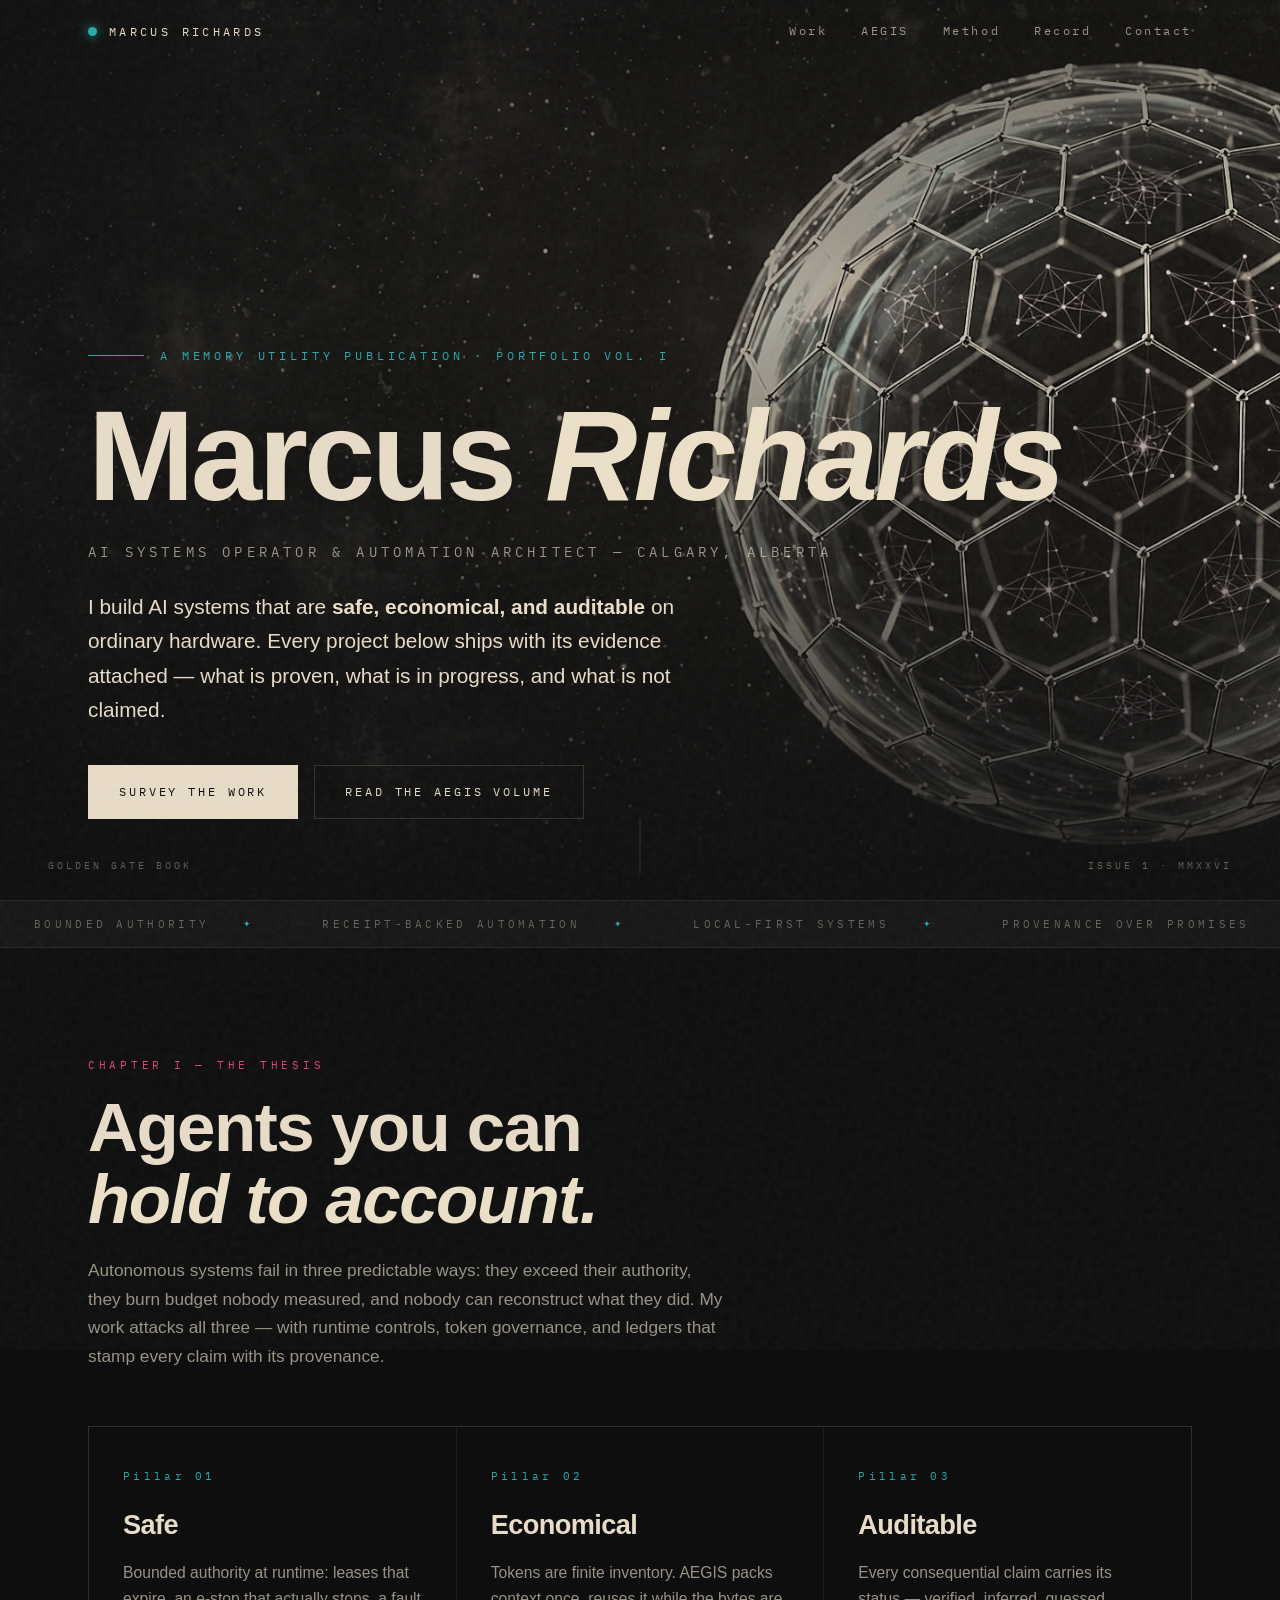
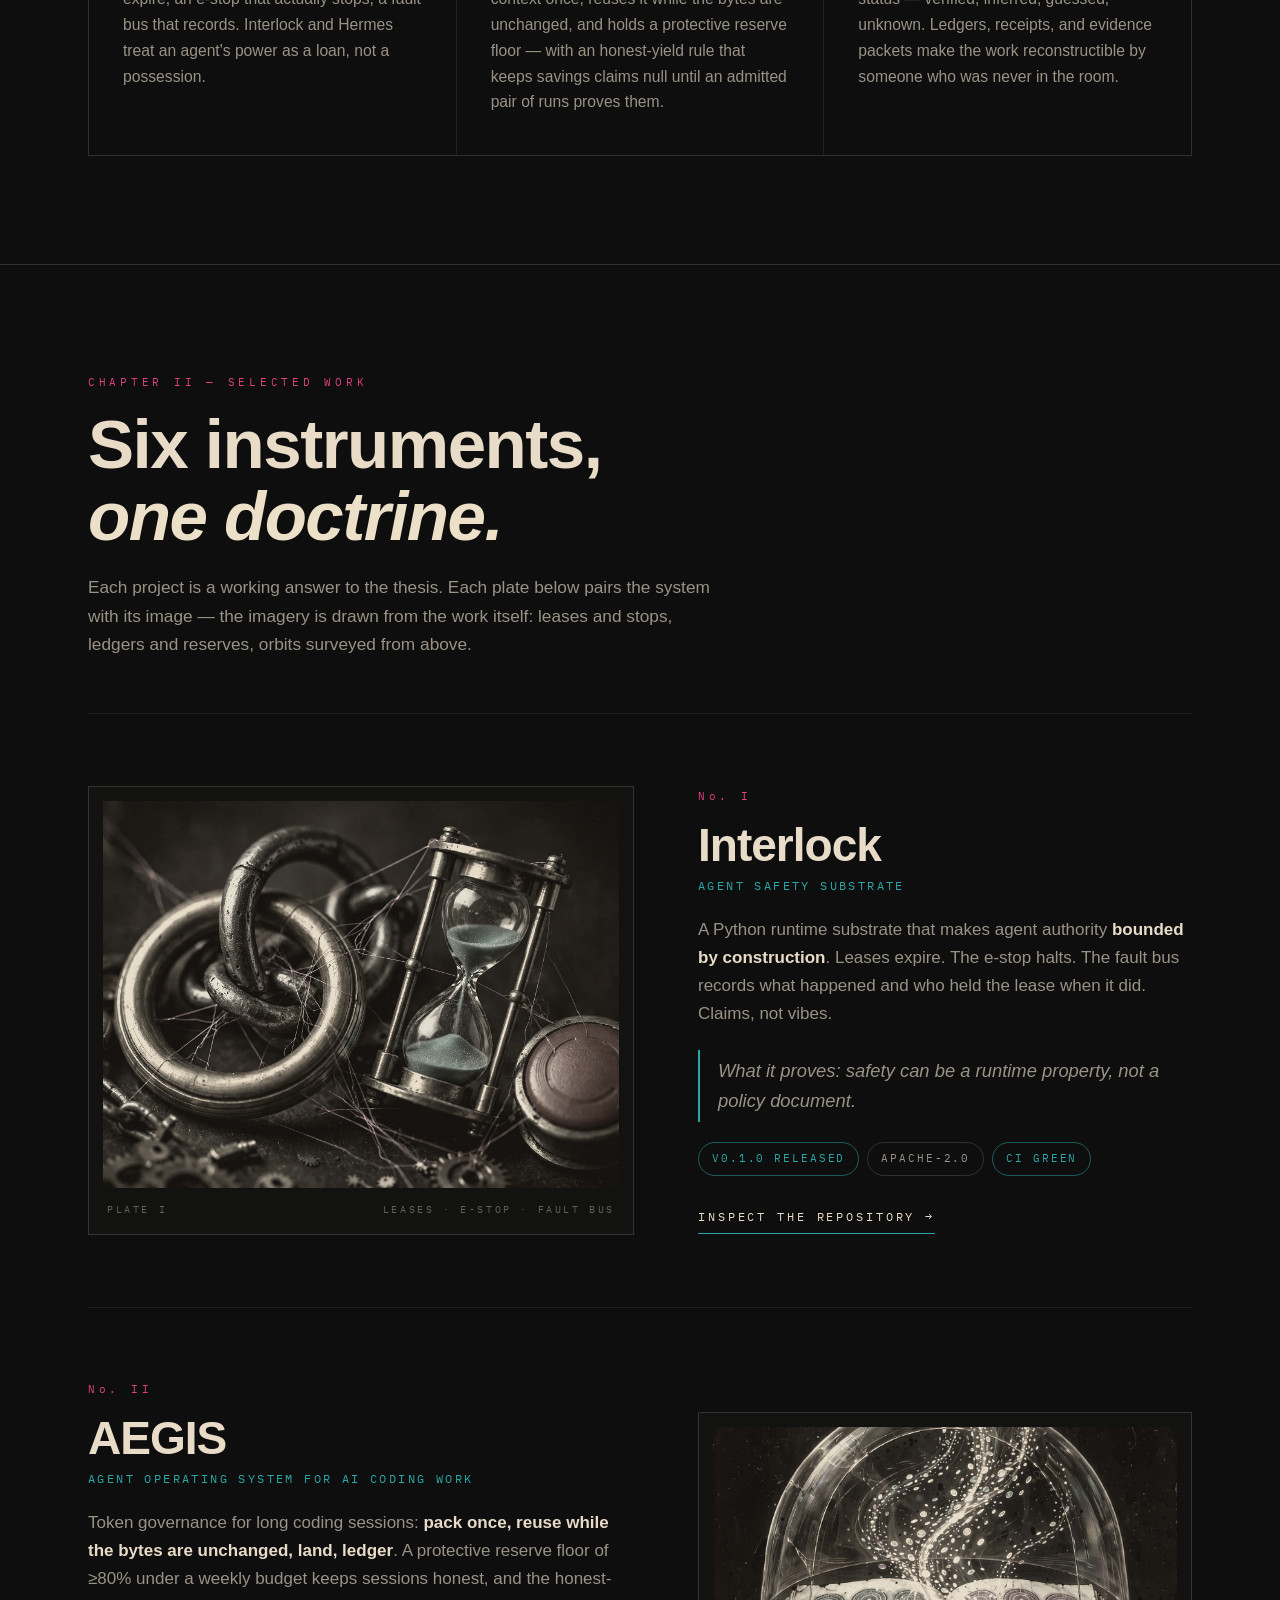
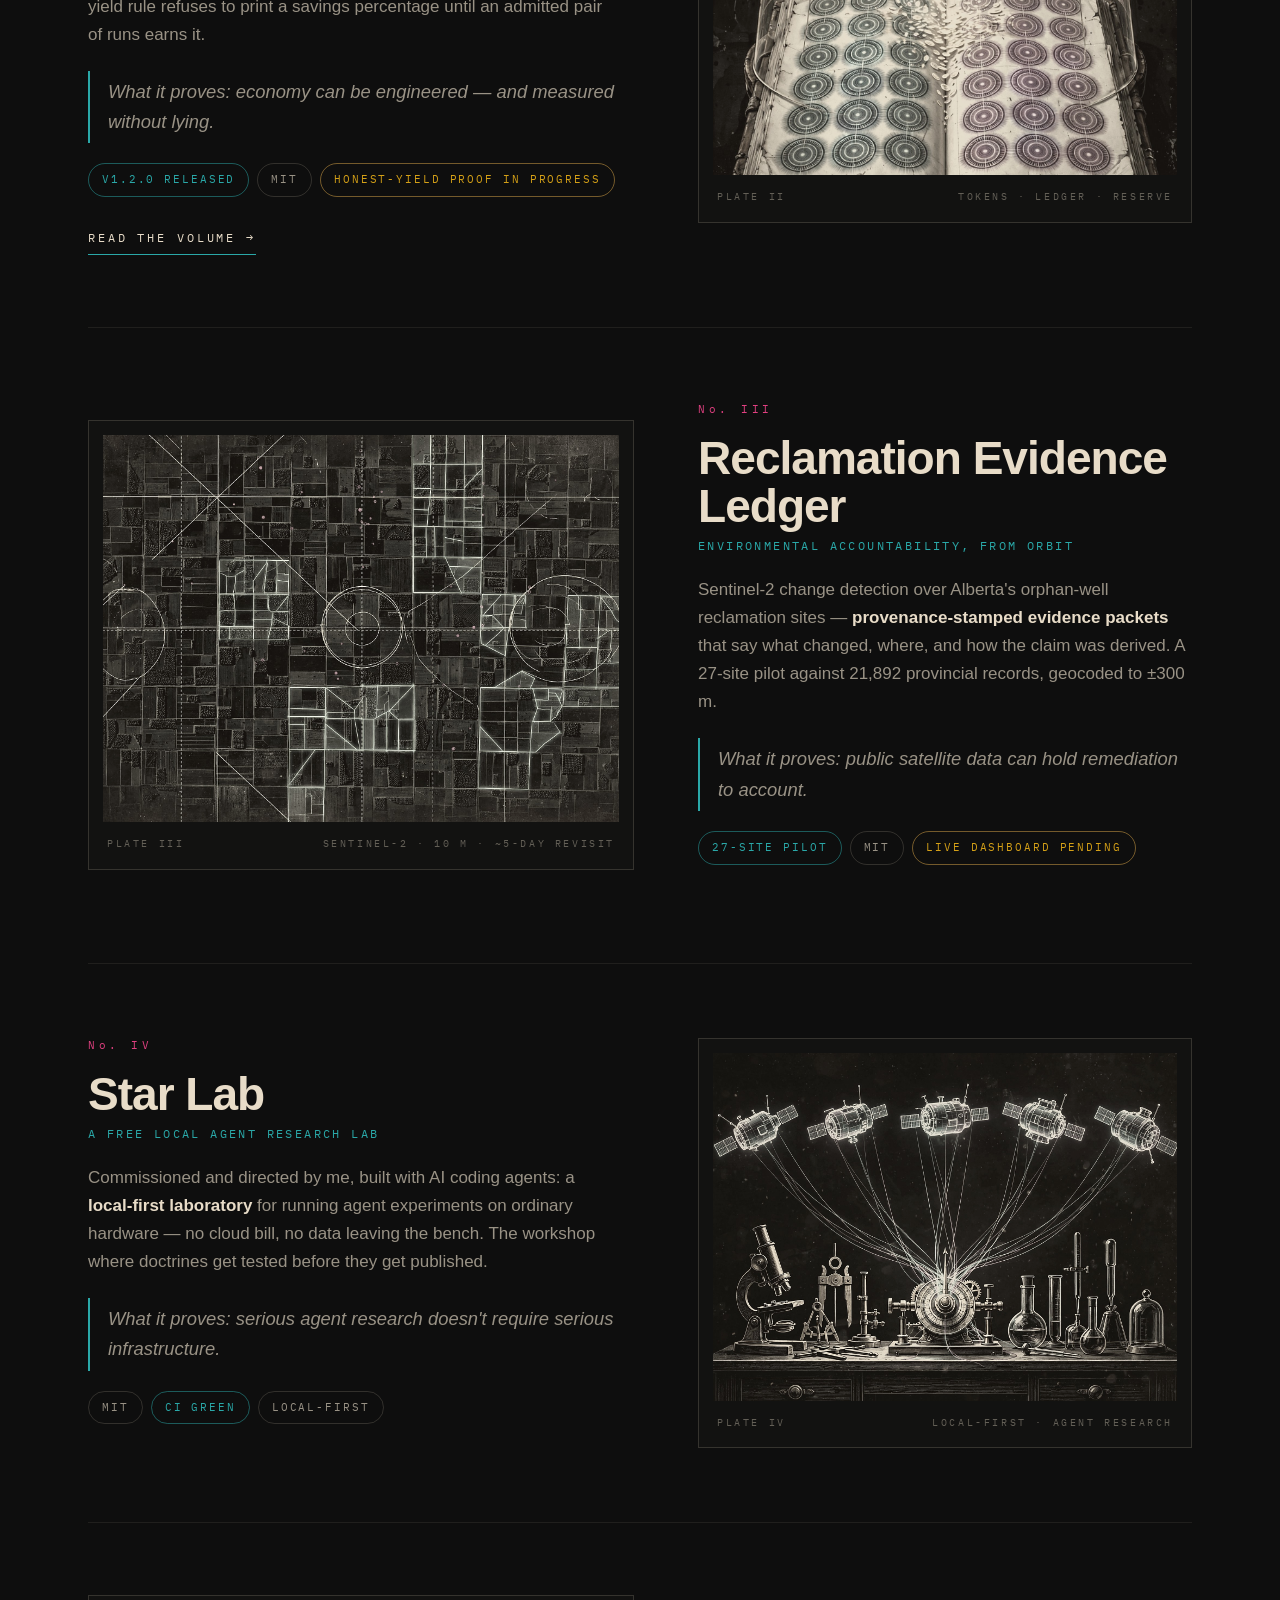
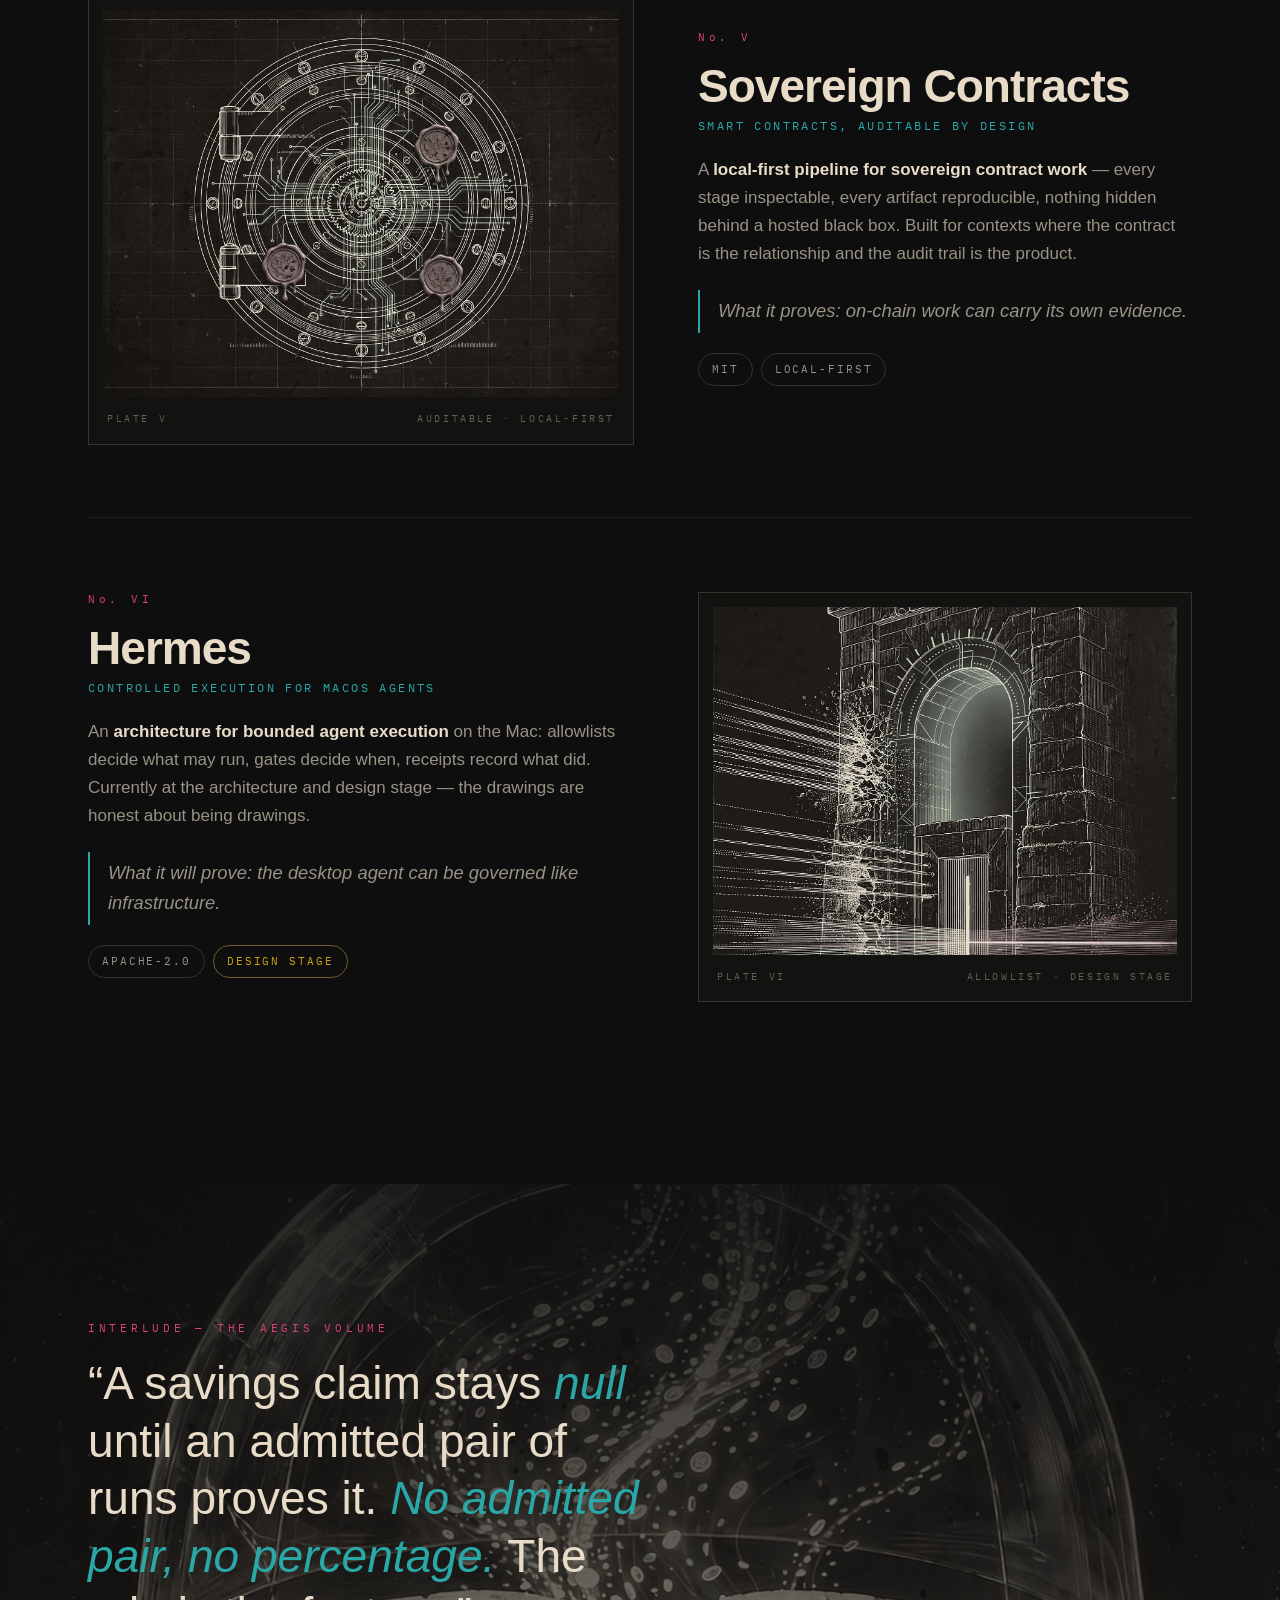
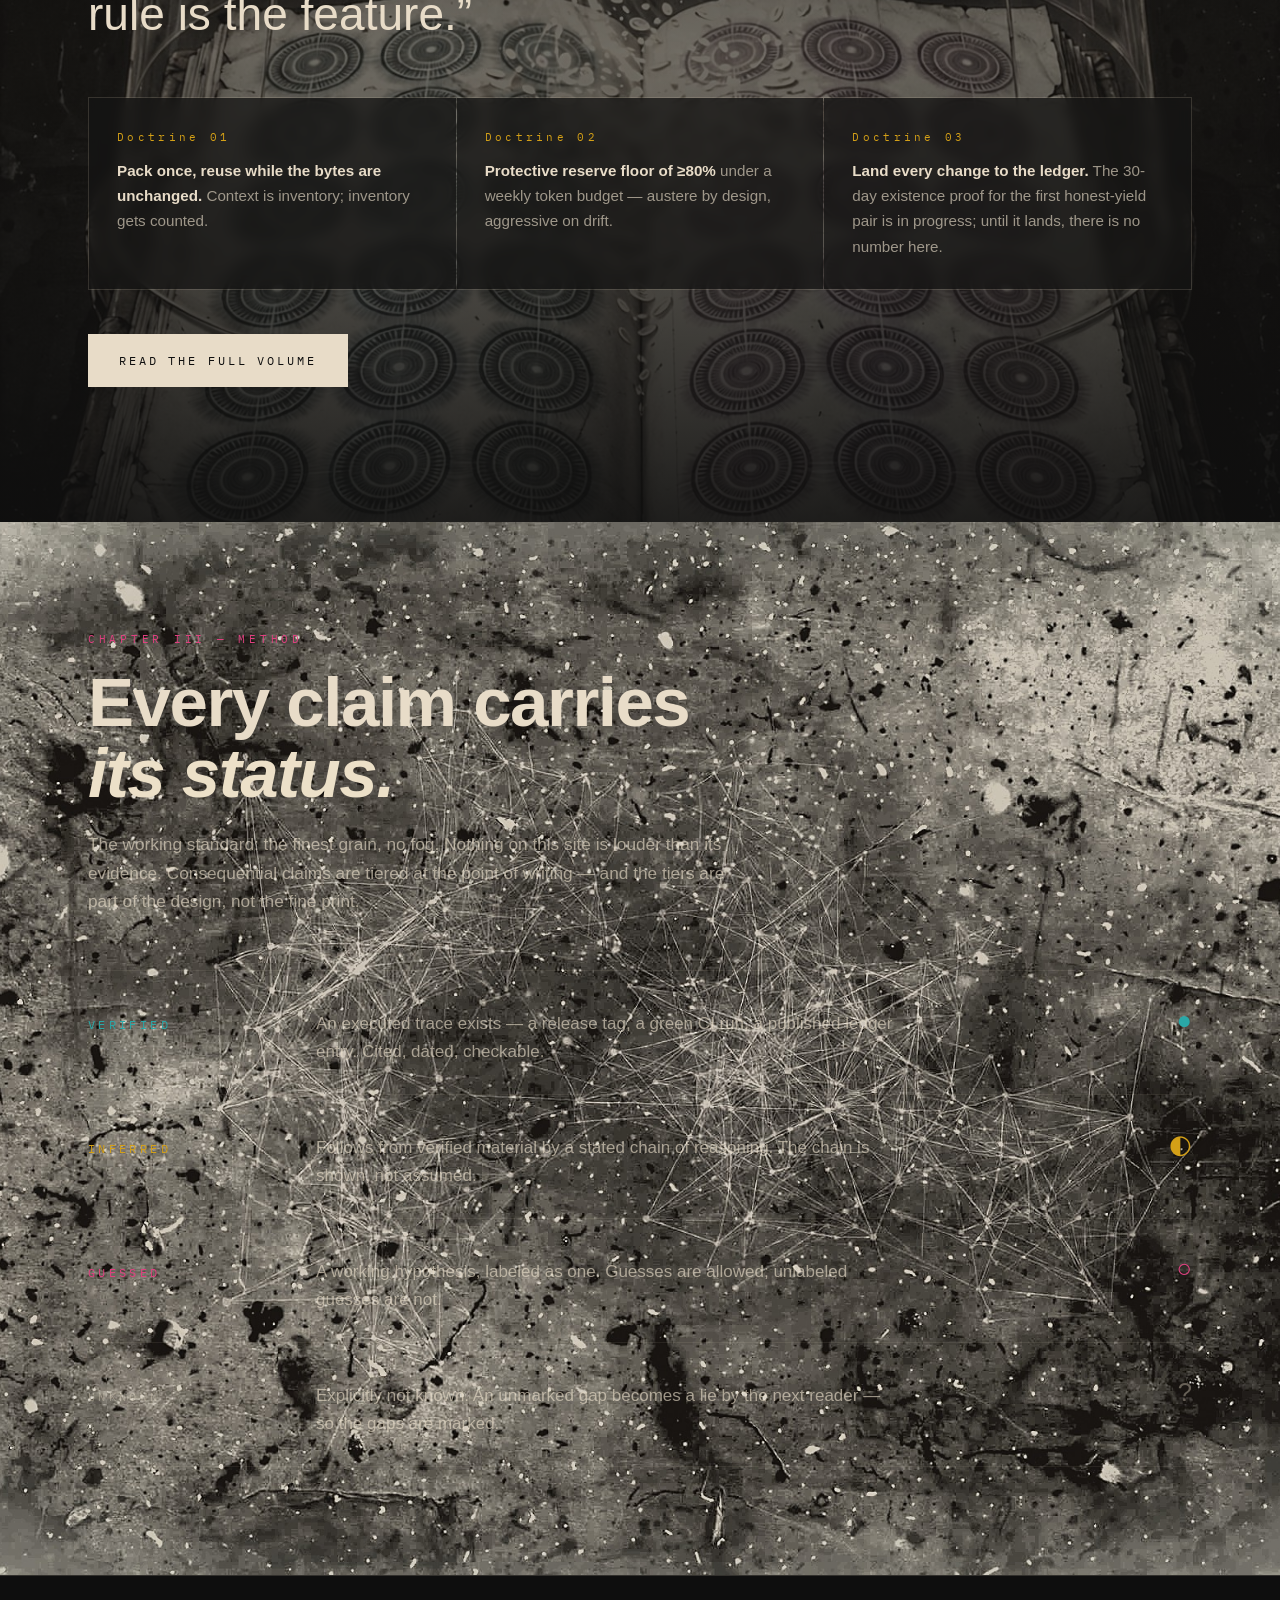
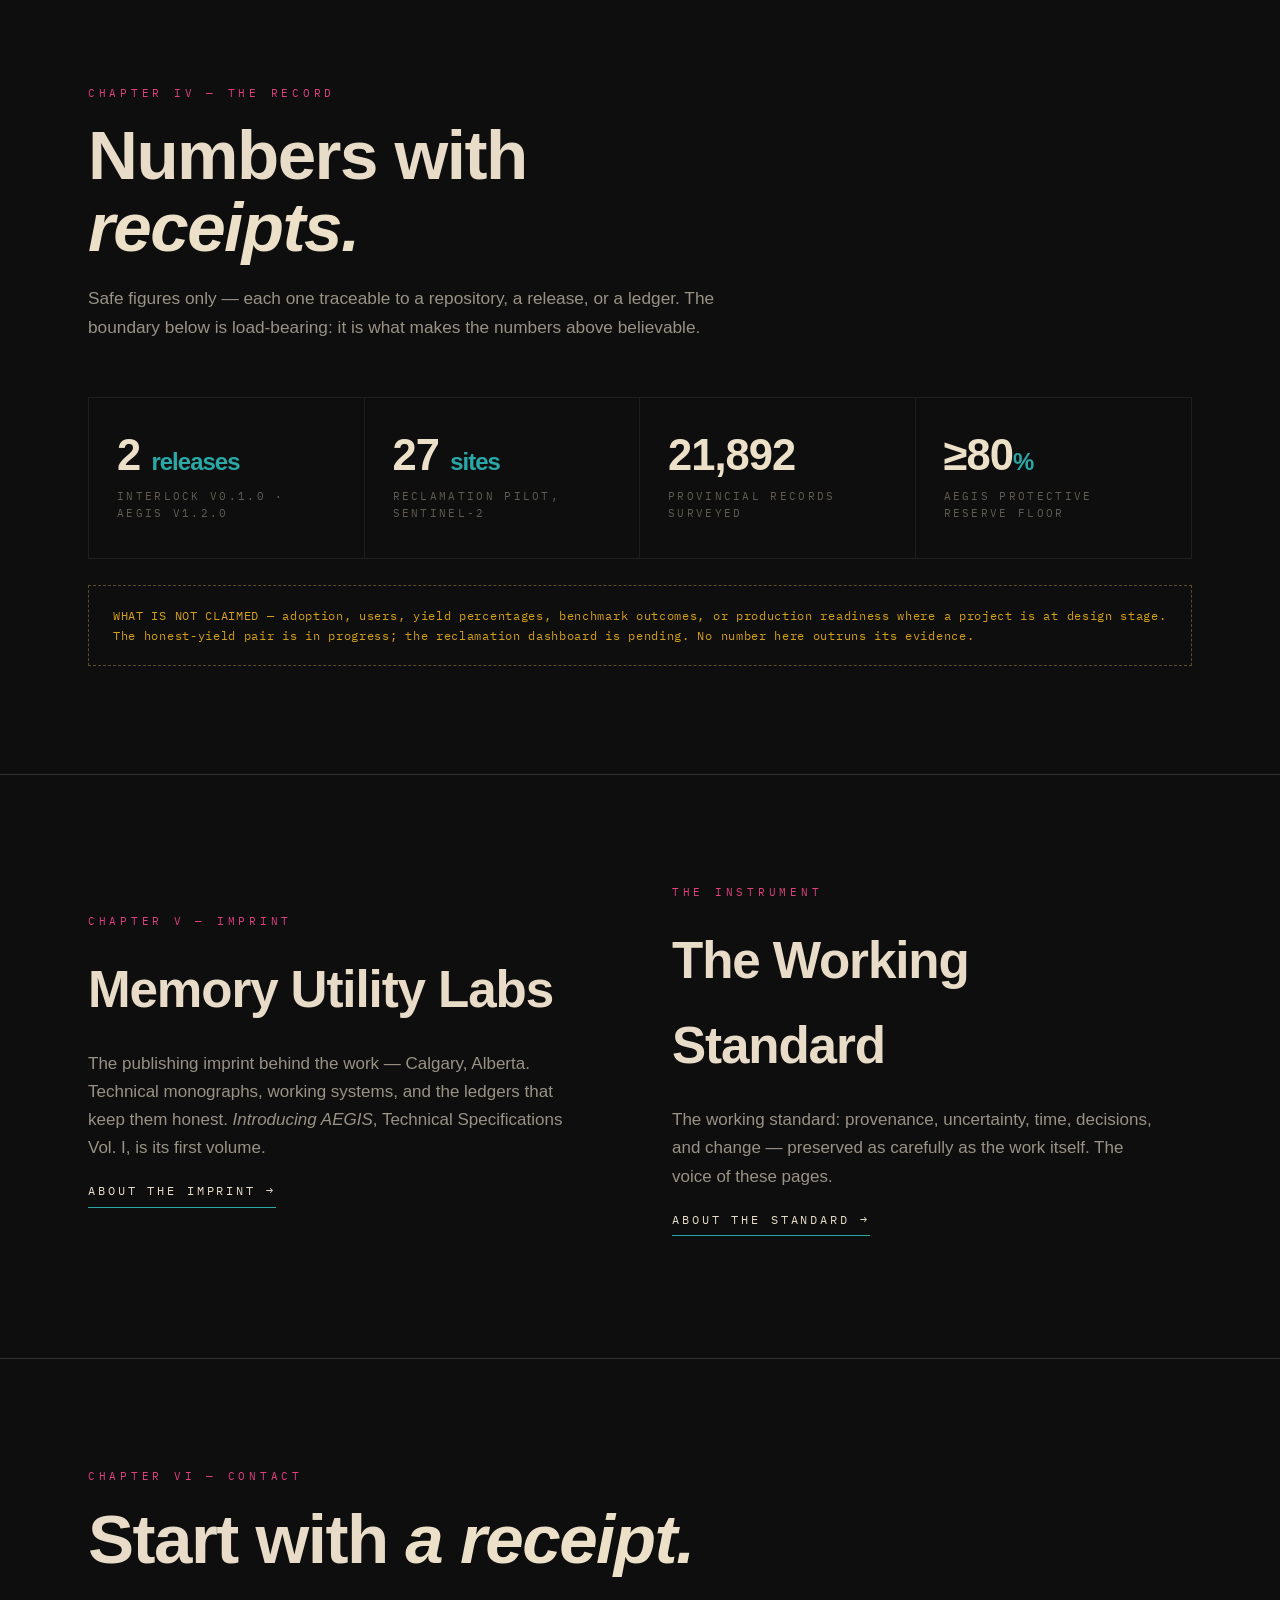
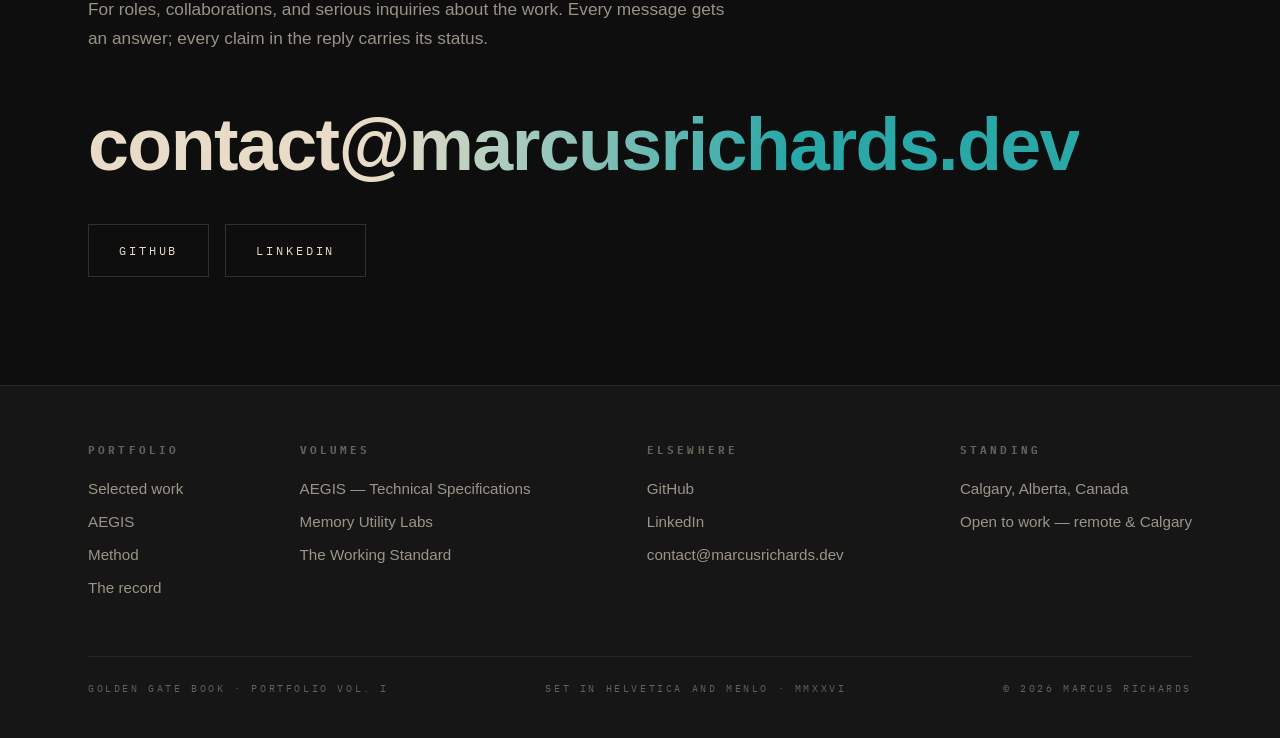
<file: index.html>
<!DOCTYPE html>
<html lang="en">
<head>
<meta charset="utf-8">
<meta name="viewport" content="width=device-width, initial-scale=1">
<title>Marcus Richards — AI Systems Operator &amp; Automation Architect</title>
<meta name="description" content="The portfolio of Marcus Richards: AI systems that are safe, economical, and auditable on ordinary hardware. Interlock, AEGIS, Reclamation Evidence Ledger, Star Lab, Sovereign Contracts, Hermes.">
<link rel="preconnect" href="https://fonts.googleapis.com">
<link rel="preconnect" href="https://fonts.gstatic.com" crossorigin>
<link href="https://fonts.googleapis.com/css2?family=IBM+Plex+Mono:wght@400;500&family=Inter:wght@300;400;500;600;700;800&display=swap" rel="stylesheet">
<link rel="stylesheet" href="styles.css">
</head>
<body>
<div class="grain" aria-hidden="true"></div>

<nav class="site-nav" id="nav">
  <div class="nav-inner">
    <a class="wordmark" href="#top"><span class="dot"></span>MARCUS&nbsp;RICHARDS</a>
    <div class="nav-links">
      <a href="#work">Work</a>
      <a href="#aegis">AEGIS</a>
      <a href="#method">Method</a>
      <a href="#evidence">Record</a>
      <a href="#contact">Contact</a>
    </div>
  </div>
</nav>

<!-- ============ HERO ============ -->
<header class="hero" id="top">
  <div class="hero-bg" role="img" aria-label="Iridescent sphere of hexagonal cells, each holding a small network diagram, on a dark starfield"></div>
  <div class="hero-scrim"></div>
  <div class="hero-inner">
    <p class="kicker reveal in">A Memory Utility Publication · Portfolio Vol. I</p>
    <h1 class="reveal in">Marcus <em>Richards</em></h1>
    <p class="role reveal in">AI Systems Operator &amp; Automation Architect — Calgary, Alberta</p>
    <p class="thesis reveal in">I build AI systems that are <strong>safe, economical, and auditable</strong> on ordinary hardware. Every project below ships with its evidence attached — what is proven, what is in progress, and what is not claimed.</p>
    <div class="hero-ctas reveal in">
      <a class="btn btn-solid" href="#work">Survey the work</a>
      <a class="btn btn-ghost" href="#aegis">Read the AEGIS volume</a>
    </div>
  </div>
  <div class="hero-colophon bl">Golden Gate Book</div>
  <div class="hero-colophon br">Issue 1 · MMXXVI</div>
  <div class="scroll-cue" aria-hidden="true"></div>
</header>

<!-- ============ TICKER ============ -->
<div class="ticker" aria-hidden="true">
  <div class="ticker-track">
    <span>Bounded authority</span><span>Receipt-backed automation</span><span>Local-first systems</span><span>Provenance over promises</span><span>Honest yield</span><span>Evidence-led engineering</span>
    <span>Bounded authority</span><span>Receipt-backed automation</span><span>Local-first systems</span><span>Provenance over promises</span><span>Honest yield</span><span>Evidence-led engineering</span>
  </div>
</div>

<!-- ============ I. THESIS ============ -->
<section class="chapter" id="thesis">
  <div class="wrap">
    <div class="chapter-head reveal">
      <span class="chapter-no">Chapter I — The thesis</span>
      <h2>Agents you can <em>hold to account.</em></h2>
      <p class="lede">Autonomous systems fail in three predictable ways: they exceed their authority, they burn budget nobody measured, and nobody can reconstruct what they did. My work attacks all three — with runtime controls, token governance, and ledgers that stamp every claim with its provenance.</p>
    </div>
    <div class="pillars">
      <div class="pillar reveal">
        <span class="n">Pillar 01</span>
        <h3>Safe</h3>
        <p>Bounded authority at runtime: leases that expire, an e-stop that actually stops, a fault bus that records. Interlock and Hermes treat an agent's power as a loan, not a possession.</p>
      </div>
      <div class="pillar reveal d1">
        <span class="n">Pillar 02</span>
        <h3>Economical</h3>
        <p>Tokens are finite inventory. AEGIS packs context once, reuses it while the bytes are unchanged, and holds a protective reserve floor — with an honest-yield rule that keeps savings claims null until an admitted pair of runs proves them.</p>
      </div>
      <div class="pillar reveal d2">
        <span class="n">Pillar 03</span>
        <h3>Auditable</h3>
        <p>Every consequential claim carries its status — verified, inferred, guessed, unknown. Ledgers, receipts, and evidence packets make the work reconstructible by someone who was never in the room.</p>
      </div>
    </div>
  </div>
</section>

<hr class="rule">

<!-- ============ II. SELECTED WORK ============ -->
<section class="chapter" id="work">
  <div class="wrap">
    <div class="chapter-head reveal">
      <span class="chapter-no">Chapter II — Selected work</span>
      <h2>Six instruments, <em>one doctrine.</em></h2>
      <p class="lede">Each project is a working answer to the thesis. Each plate below pairs the system with its image — the imagery is drawn from the work itself: leases and stops, ledgers and reserves, orbits surveyed from above.</p>
    </div>

    <!-- I. INTERLOCK -->
    <article class="work-feature reveal">
      <figure class="plate">
        <img src="assets/work-interlock.jpg" alt="Brass and steel rings interlocked, an hourglass of teal sand, a crimson stop disc, joined by magenta network lines" loading="lazy">
        <figcaption><span>Plate I</span><span>Leases · E-stop · Fault bus</span></figcaption>
      </figure>
      <div class="work-copy">
        <span class="work-idx">No. I</span>
        <h3>Interlock</h3>
        <p class="tagline">Agent safety substrate</p>
        <p>A Python runtime substrate that makes agent authority <strong>bounded by construction</strong>. Leases expire. The e-stop halts. The fault bus records what happened and who held the lease when it did. Claims, not vibes.</p>
        <p class="proves">What it proves: safety can be a runtime property, not a policy document.</p>
        <div class="meta-chips">
          <span class="chip hot">v0.1.0 released</span><span class="chip">Apache-2.0</span><span class="chip hot">CI green</span>
        </div>
        <a class="work-link" href="https://github.com/FetchDoge/interlock">Inspect the repository →</a>
      </div>
    </article>

    <!-- II. AEGIS -->
    <article class="work-feature flip reveal">
      <figure class="plate">
        <img src="assets/work-aegis.jpg" alt="An open ledger book stamped with teal and magenta receipt seals, streams of glowing tokens flowing in beneath a protective amber dome" loading="lazy">
        <figcaption><span>Plate II</span><span>Tokens · Ledger · Reserve</span></figcaption>
      </figure>
      <div class="work-copy">
        <span class="work-idx">No. II</span>
        <h3>AEGIS</h3>
        <p class="tagline">Agent operating system for AI coding work</p>
        <p>Token governance for long coding sessions: <strong>pack once, reuse while the bytes are unchanged, land, ledger</strong>. A protective reserve floor of ≥80% under a weekly budget keeps sessions honest, and the honest-yield rule refuses to print a savings percentage until an admitted pair of runs earns it.</p>
        <p class="proves">What it proves: economy can be engineered — and measured without lying.</p>
        <div class="meta-chips">
          <span class="chip hot">v1.2.0 released</span><span class="chip">MIT</span><span class="chip warn">Honest-yield proof in progress</span>
        </div>
        <a class="work-link" href="aegis.html">Read the volume →</a>
      </div>
    </article>

    <!-- III. RECLAMATION -->
    <article class="work-feature reveal">
      <figure class="plate">
        <img src="assets/work-reclamation.jpg" alt="Night satellite view of a farmland grid with teal change-detection polygons and magenta markers on surveyed parcels" loading="lazy">
        <figcaption><span>Plate III</span><span>Sentinel-2 · 10 m · ~5-day revisit</span></figcaption>
      </figure>
      <div class="work-copy">
        <span class="work-idx">No. III</span>
        <h3>Reclamation Evidence Ledger</h3>
        <p class="tagline">Environmental accountability, from orbit</p>
        <p>Sentinel-2 change detection over Alberta's orphan-well reclamation sites — <strong>provenance-stamped evidence packets</strong> that say what changed, where, and how the claim was derived. A 27-site pilot against 21,892 provincial records, geocoded to ±300 m.</p>
        <p class="proves">What it proves: public satellite data can hold remediation to account.</p>
        <div class="meta-chips">
          <span class="chip hot">27-site pilot</span><span class="chip">MIT</span><span class="chip warn">Live dashboard pending</span>
        </div>
      </div>
    </article>

    <!-- IV. STAR LAB -->
    <article class="work-feature flip reveal">
      <figure class="plate">
        <img src="assets/work-starlab.jpg" alt="A night laboratory bench with glowing orbital module holograms linked by threads of teal and magenta light" loading="lazy">
        <figcaption><span>Plate IV</span><span>Local-first · Agent research</span></figcaption>
      </figure>
      <div class="work-copy">
        <span class="work-idx">No. IV</span>
        <h3>Star Lab</h3>
        <p class="tagline">A free local agent research lab</p>
        <p>Commissioned and directed by me, built with AI coding agents: a <strong>local-first laboratory</strong> for running agent experiments on ordinary hardware — no cloud bill, no data leaving the bench. The workshop where doctrines get tested before they get published.</p>
        <p class="proves">What it proves: serious agent research doesn't require serious infrastructure.</p>
        <div class="meta-chips">
          <span class="chip">MIT</span><span class="chip hot">CI green</span><span class="chip">Local-first</span>
        </div>
      </div>
    </article>

    <!-- V. SOVEREIGN CONTRACTS -->
    <article class="work-feature reveal">
      <figure class="plate">
        <img src="assets/work-sovereign.jpg" alt="A vault door drawn as cream architectural blueprint linework, overlaid with teal circuit traces and magenta seal stamps" loading="lazy">
        <figcaption><span>Plate V</span><span>Auditable · Local-first</span></figcaption>
      </figure>
      <div class="work-copy">
        <span class="work-idx">No. V</span>
        <h3>Sovereign Contracts</h3>
        <p class="tagline">Smart contracts, auditable by design</p>
        <p>A <strong>local-first pipeline for sovereign contract work</strong> — every stage inspectable, every artifact reproducible, nothing hidden behind a hosted black box. Built for contexts where the contract is the relationship and the audit trail is the product.</p>
        <p class="proves">What it proves: on-chain work can carry its own evidence.</p>
        <div class="meta-chips">
          <span class="chip">MIT</span><span class="chip">Local-first</span>
        </div>
      </div>
    </article>

    <!-- VI. HERMES -->
    <article class="work-feature flip reveal">
      <figure class="plate">
        <img src="assets/work-hermes.jpg" alt="A dark stone gateway with a glowing teal arch; one beam of magenta light passes a narrow gate while others dissolve" loading="lazy">
        <figcaption><span>Plate VI</span><span>Allowlist · Design stage</span></figcaption>
      </figure>
      <div class="work-copy">
        <span class="work-idx">No. VI</span>
        <h3>Hermes</h3>
        <p class="tagline">Controlled execution for macOS agents</p>
        <p>An <strong>architecture for bounded agent execution</strong> on the Mac: allowlists decide what may run, gates decide when, receipts record what did. Currently at the architecture and design stage — the drawings are honest about being drawings.</p>
        <p class="proves">What it will prove: the desktop agent can be governed like infrastructure.</p>
        <div class="meta-chips">
          <span class="chip">Apache-2.0</span><span class="chip warn">Design stage</span>
        </div>
      </div>
    </article>
  </div>
</section>

<!-- ============ AEGIS BAND ============ -->
<section class="band" id="aegis">
  <div class="band-bg" style="background-image:url('assets/work-aegis.jpg')" role="img" aria-label="Token streams flowing into a sealed ledger beneath a protective dome"></div>
  <div class="band-scrim"></div>
  <div class="chapter">
    <div class="wrap">
      <div class="chapter-head reveal">
        <span class="chapter-no">Interlude — The AEGIS volume</span>
        <p class="pull">“A savings claim stays <em>null</em> until an admitted pair of runs proves it. <em>No admitted pair, no percentage.</em> The rule is the feature.”</p>
      </div>
      <div class="doctrine">
        <div class="reveal">
          <span class="n">Doctrine 01</span>
          <p><strong>Pack once, reuse while the bytes are unchanged.</strong> Context is inventory; inventory gets counted.</p>
        </div>
        <div class="reveal d1">
          <span class="n">Doctrine 02</span>
          <p><strong>Protective reserve floor of ≥80%</strong> under a weekly token budget — austere by design, aggressive on drift.</p>
        </div>
        <div class="reveal d2">
          <span class="n">Doctrine 03</span>
          <p><strong>Land every change to the ledger.</strong> The 30-day existence proof for the first honest-yield pair is in progress; until it lands, there is no number here.</p>
        </div>
      </div>
      <div class="hero-ctas reveal" style="margin-top:44px">
        <a class="btn btn-solid" href="aegis.html">Read the full volume</a>
      </div>
    </div>
  </div>
</section>

<!-- ============ III. METHOD ============ -->
<section class="chapter" id="method" style="background:url('assets/texture-method.jpg') center/cover, var(--ink);">
  <div class="wrap">
    <div class="chapter-head reveal">
      <span class="chapter-no">Chapter III — Method</span>
      <h2>Every claim carries <em>its status.</em></h2>
      <p class="lede">The working standard: the finest grain, no fog. Nothing on this site is louder than its evidence. Consequential claims are tiered at the point of writing — and the tiers are part of the design, not the fine print.</p>
    </div>
    <div class="tiers reveal">
      <div class="tier verified">
        <span class="t-name">Verified</span>
        <span class="t-desc">An executed trace exists — a release tag, a green CI run, a published ledger entry. Cited, dated, checkable.</span>
        <span class="t-mark">●</span>
      </div>
      <div class="tier inferred">
        <span class="t-name">Inferred</span>
        <span class="t-desc">Follows from verified material by a stated chain of reasoning. The chain is shown, not assumed.</span>
        <span class="t-mark">◐</span>
      </div>
      <div class="tier guessed">
        <span class="t-name">Guessed</span>
        <span class="t-desc">A working hypothesis, labeled as one. Guesses are allowed; unlabeled guesses are not.</span>
        <span class="t-mark">○</span>
      </div>
      <div class="tier unknown">
        <span class="t-name">Unknown</span>
        <span class="t-desc">Explicitly not known. An unmarked gap becomes a lie by the next reader — so the gaps are marked.</span>
        <span class="t-mark">?</span>
      </div>
    </div>
  </div>
</section>

<hr class="rule">

<!-- ============ IV. THE RECORD ============ -->
<section class="chapter" id="evidence">
  <div class="wrap">
    <div class="chapter-head reveal">
      <span class="chapter-no">Chapter IV — The record</span>
      <h2>Numbers with <em>receipts.</em></h2>
      <p class="lede">Safe figures only — each one traceable to a repository, a release, or a ledger. The boundary below is load-bearing: it is what makes the numbers above believable.</p>
    </div>
    <div class="stats reveal">
      <div class="stat"><div class="v">2 <small>releases</small></div><div class="l">Interlock v0.1.0 · AEGIS v1.2.0</div></div>
      <div class="stat"><div class="v">27 <small>sites</small></div><div class="l">Reclamation pilot, Sentinel-2</div></div>
      <div class="stat"><div class="v">21,892</div><div class="l">Provincial records surveyed</div></div>
      <div class="stat"><div class="v">≥80<small>%</small></div><div class="l">AEGIS protective reserve floor</div></div>
    </div>
    <div class="caveat reveal">WHAT IS NOT CLAIMED — adoption, users, yield percentages, benchmark outcomes, or production readiness where a project is at design stage. The honest-yield pair is in progress; the reclamation dashboard is pending. No number here outruns its evidence.</div>
  </div>
</section>

<hr class="rule">

<!-- ============ V. IMPRINT ============ -->
<section class="chapter" id="imprint">
  <div class="wrap">
    <div class="imprint-grid">
      <div class="reveal">
        <span class="chapter-no">Chapter V — Imprint</span>
        <h3>Memory Utility Labs</h3>
        <p>The publishing imprint behind the work — Calgary, Alberta. Technical monographs, working systems, and the ledgers that keep them honest. <em>Introducing AEGIS</em>, Technical Specifications Vol. I, is its first volume.</p>
        <p><a class="work-link" href="labs.html">About the imprint →</a></p>
      </div>
      <div class="reveal d1">
        <span class="chapter-no">The instrument</span>
        <h3>The Working Standard</h3>
        <p>The working standard: provenance, uncertainty, time, decisions, and change — preserved as carefully as the work itself. The voice of these pages.</p>
        <p><a class="work-link" href="standard.html">About the standard →</a></p>
      </div>
    </div>
  </div>
</section>

<hr class="rule">

<!-- ============ VI. CONTACT ============ -->
<section class="chapter" id="contact">
  <div class="wrap">
    <div class="chapter-head reveal">
      <span class="chapter-no">Chapter VI — Contact</span>
      <h2>Start with <em>a receipt.</em></h2>
      <p class="lede">For roles, collaborations, and serious inquiries about the work. Every message gets an answer; every claim in the reply carries its status.</p>
    </div>
    <a class="contact-big reveal" href="mailto:contact@marcusrichards.dev">contact@marcusrichards.dev</a>
    <div class="hero-ctas reveal" style="margin-top:40px">
      <a class="btn btn-ghost" href="https://github.com/FetchDoge">GitHub</a>
      <a class="btn btn-ghost" href="https://www.linkedin.com/in/marcus-richards-32075a422">LinkedIn</a>
    </div>
  </div>
</section>

<footer class="site-footer">
  <div class="wrap">
    <div class="foot-grid">
      <div class="f-col">
        <h4>Portfolio</h4>
        <a href="#work">Selected work</a>
        <a href="#aegis">AEGIS</a>
        <a href="#method">Method</a>
        <a href="#evidence">The record</a>
      </div>
      <div class="f-col">
        <h4>Volumes</h4>
        <a href="aegis.html">AEGIS — Technical Specifications</a>
        <a href="labs.html">Memory Utility Labs</a>
        <a href="standard.html">The Working Standard</a>
      </div>
      <div class="f-col">
        <h4>Elsewhere</h4>
        <a href="https://github.com/FetchDoge">GitHub</a>
        <a href="https://www.linkedin.com/in/marcus-richards-32075a422">LinkedIn</a>
        <a href="mailto:contact@marcusrichards.dev">contact@marcusrichards.dev</a>
      </div>
      <div class="f-col">
        <h4>Standing</h4>
        <div>Calgary, Alberta, Canada</div>
        <div>Open to work — remote &amp; Calgary</div>
      </div>
    </div>
    <div class="colophon">
      <span>Golden Gate Book · Portfolio Vol. I</span>
      <span>Set in Helvetica and Menlo · MMXXVI</span>
      <span>© <span id="yr">2026</span> Marcus Richards</span>
    </div>
  </div>
</footer>

<script>
(function(){
  var nav = document.getElementById('nav');
  function onScroll(){ nav.classList.toggle('scrolled', window.scrollY > 40); }
  window.addEventListener('scroll', onScroll, {passive:true}); onScroll();

  var io = new IntersectionObserver(function(entries){
    entries.forEach(function(e){
      if(e.isIntersecting){ e.target.classList.add('in'); io.unobserve(e.target); }
    });
  }, {threshold:.12, rootMargin:'0px 0px -6% 0px'});
  document.querySelectorAll('.reveal:not(.in)').forEach(function(el){ io.observe(el); });

  document.getElementById('yr').textContent = new Date().getFullYear();
})();
</script>
</body>
</html>
</file>
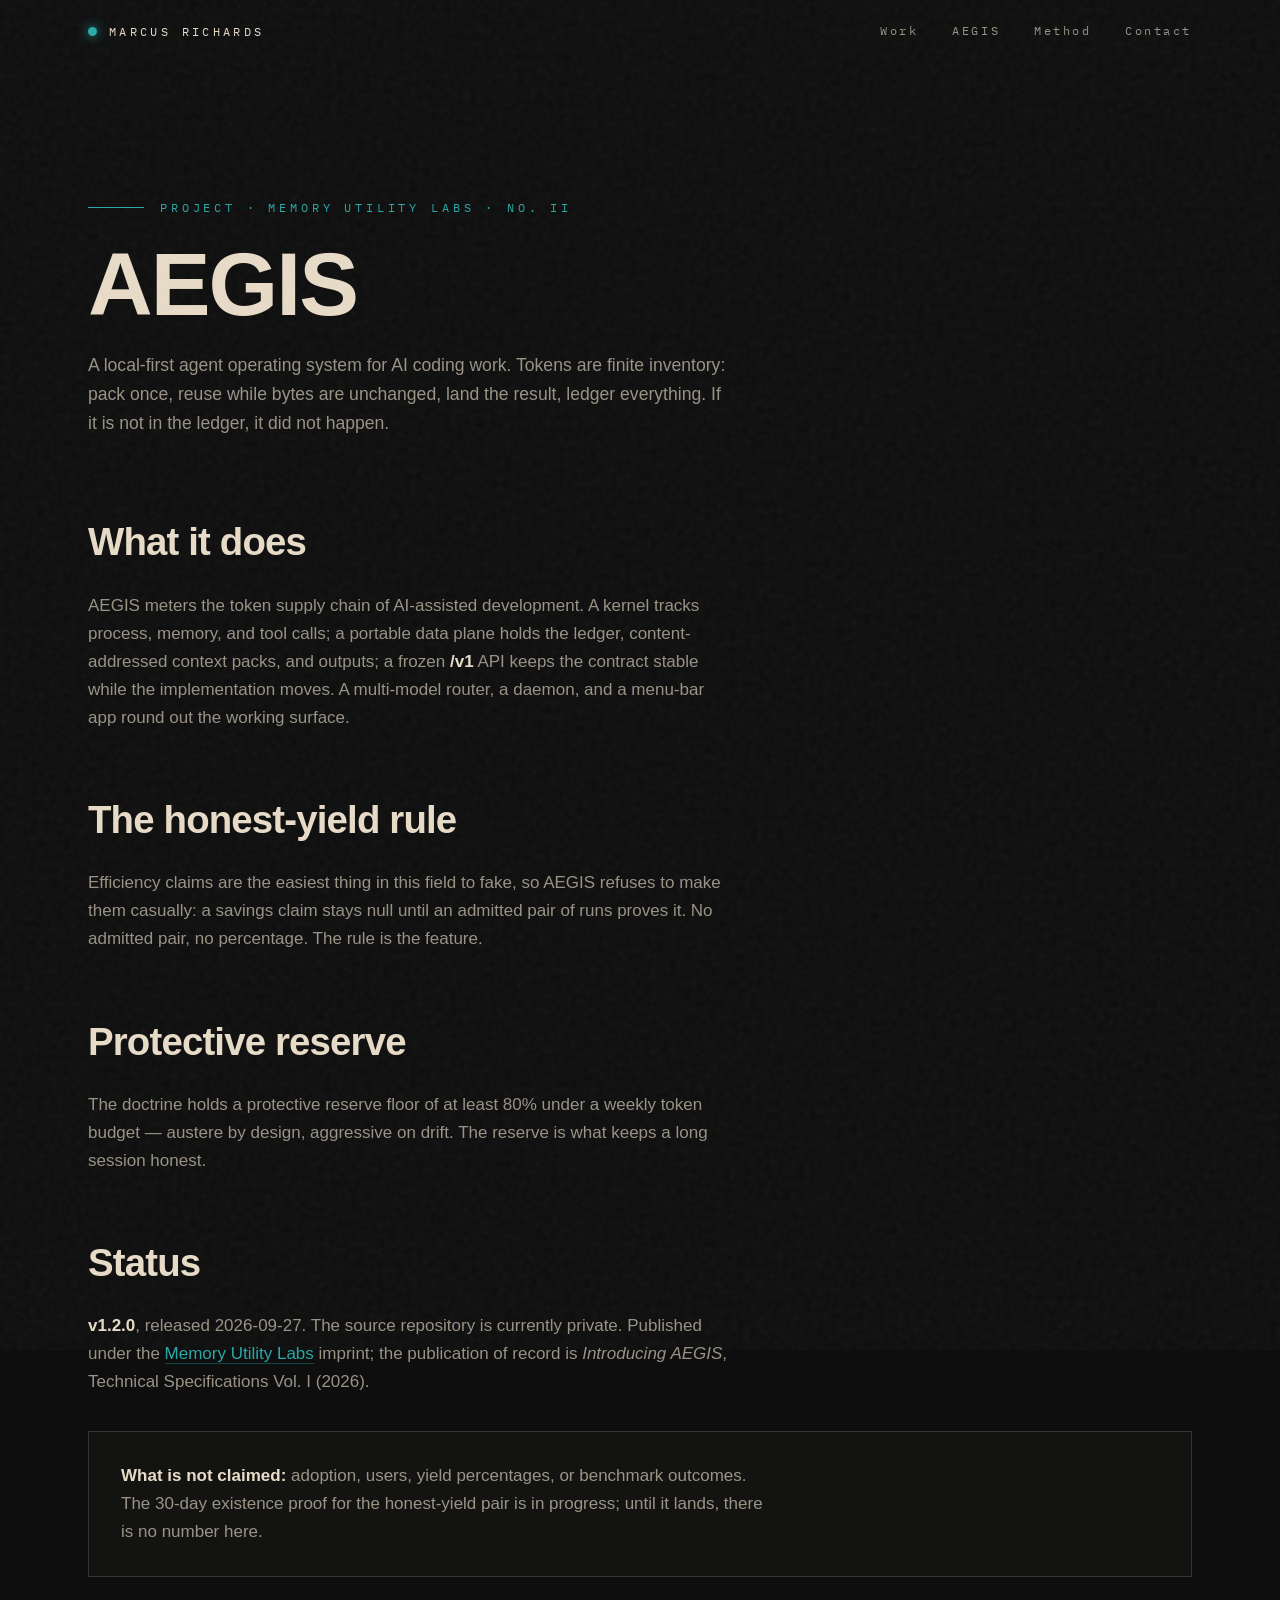
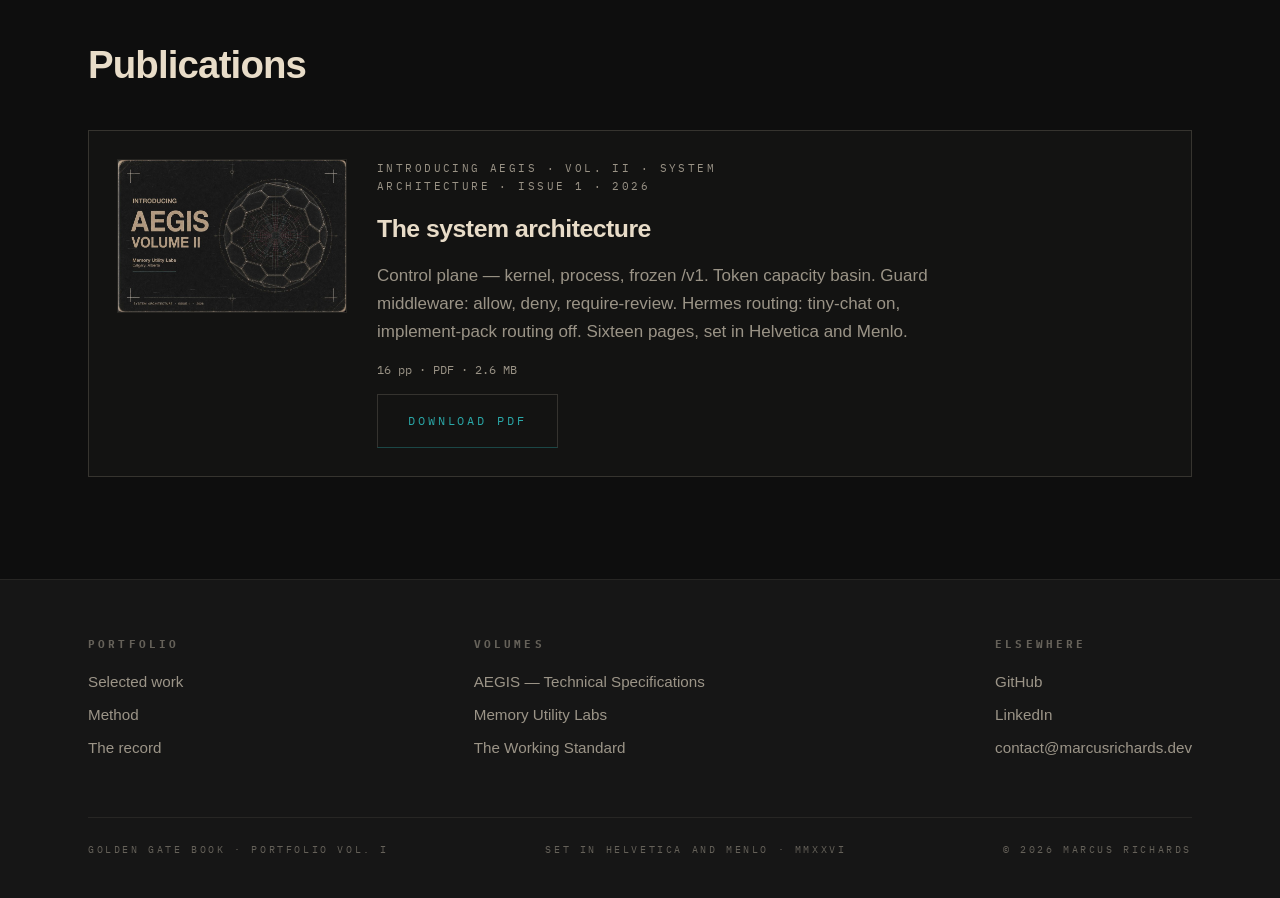
<file: aegis.html>
<!DOCTYPE html>
<html lang="en">
<head>
<meta charset="utf-8">
<meta name="viewport" content="width=device-width, initial-scale=1">
<title>AEGIS — Technical Specifications Vol. I — Marcus Richards</title>
<meta name="description" content="AEGIS: a local-first agent operating system for AI coding work. Receipt-backed token ledger, honest-yield rule, frozen /v1 API. v1.2.0.">
<link rel="preconnect" href="https://fonts.googleapis.com">
<link rel="preconnect" href="https://fonts.gstatic.com" crossorigin>
<link href="https://fonts.googleapis.com/css2?family=IBM+Plex+Mono:wght@400;500&family=Inter:wght@300;400;500;600;700;800&display=swap" rel="stylesheet">
<link rel="stylesheet" href="styles.css">
</head>
<body>
<div class="grain" aria-hidden="true"></div>

<nav class="site-nav" id="nav">
  <div class="nav-inner">
    <a class="wordmark" href="index.html"><span class="dot"></span>MARCUS&nbsp;RICHARDS</a>
    <div class="nav-links">
      <a href="index.html#work">Work</a>
      <a href="index.html#aegis">AEGIS</a>
      <a href="index.html#method">Method</a>
      <a href="index.html#contact">Contact</a>
    </div>
  </div>
</nav>

<header class="page-hero">
  <div class="wrap">
    <p class="kicker">Project · Memory Utility Labs · No. II</p>
    <h1>AEGIS</h1>
    <p class="lede">A local-first agent operating system for AI coding work. Tokens are finite inventory: pack once, reuse while bytes are unchanged, land the result, ledger everything. If it is not in the ledger, it did not happen.</p>
  </div>
</header>

<main class="page-body">
  <div class="wrap">

    <h2>What it does</h2>
    <p>AEGIS meters the token supply chain of AI-assisted development. A kernel tracks process, memory, and tool calls; a portable data plane holds the ledger, content-addressed context packs, and outputs; a frozen <strong>/v1</strong> API keeps the contract stable while the implementation moves. A multi-model router, a daemon, and a menu-bar app round out the working surface.</p>

    <h2>The honest-yield rule</h2>
    <p>Efficiency claims are the easiest thing in this field to fake, so AEGIS refuses to make them casually: a savings claim stays null until an admitted pair of runs proves it. No admitted pair, no percentage. The rule is the feature.</p>

    <h2>Protective reserve</h2>
    <p>The doctrine holds a protective reserve floor of at least 80% under a weekly token budget — austere by design, aggressive on drift. The reserve is what keeps a long session honest.</p>

    <h2>Status</h2>
    <p><strong>v1.2.0</strong>, released 2026-09-27. The source repository is currently private. Published under the <a href="labs.html">Memory Utility Labs</a> imprint; the publication of record is <em>Introducing AEGIS</em>, Technical Specifications Vol. I (2026).</p>
    <div class="panel">
      <p><strong>What is not claimed:</strong> adoption, users, yield percentages, or benchmark outcomes. The 30-day existence proof for the honest-yield pair is in progress; until it lands, there is no number here.</p>
    </div>

    <h2>Publications</h2>
    <div class="pubs">
      <article class="pub-card">
        <img src="assets/publications/vol2-cover.jpg" alt="Cover of Introducing AEGIS Volume II — drafting-plate geodesic sphere">
        <div class="pub-meta">
          <p class="pub-series">Introducing AEGIS · Vol. II · System Architecture · Issue 1 · 2026</p>
          <h3>The system architecture</h3>
          <p>Control plane — kernel, process, frozen /v1. Token capacity basin. Guard middleware: allow, deny, require-review. Hermes routing: tiny-chat on, implement-pack routing off. Sixteen pages, set in Helvetica and Menlo.</p>
          <p class="pub-specs">16 pp · PDF · 2.6 MB</p>
          <a class="btn btn-ghost" href="assets/publications/Introducing-AEGIS-Vol-II.pdf" download>Download PDF</a>
        </div>
      </article>
    </div>

  </div>
</main>

<footer class="site-footer">
  <div class="wrap">
    <div class="foot-grid">
      <div class="f-col">
        <h4>Portfolio</h4>
        <a href="index.html#work">Selected work</a>
        <a href="index.html#method">Method</a>
        <a href="index.html#evidence">The record</a>
      </div>
      <div class="f-col">
        <h4>Volumes</h4>
        <a href="aegis.html">AEGIS — Technical Specifications</a>
        <a href="labs.html">Memory Utility Labs</a>
        <a href="standard.html">The Working Standard</a>
      </div>
      <div class="f-col">
        <h4>Elsewhere</h4>
        <a href="https://github.com/FetchDoge">GitHub</a>
        <a href="https://www.linkedin.com/in/marcus-richards-32075a422">LinkedIn</a>
        <a href="mailto:contact@marcusrichards.dev">contact@marcusrichards.dev</a>
      </div>
    </div>
    <div class="colophon">
      <span>Golden Gate Book · Portfolio Vol. I</span>
      <span>Set in Helvetica and Menlo · MMXXVI</span>
      <span>© <span id="yr">2026</span> Marcus Richards</span>
    </div>
  </div>
</footer>

<script>
(function(){
  var nav = document.getElementById('nav');
  function onScroll(){ nav.classList.toggle('scrolled', window.scrollY > 40); }
  window.addEventListener('scroll', onScroll, {passive:true}); onScroll();
  document.getElementById('yr').textContent = new Date().getFullYear();
})();
</script>
</body>
</html>
</file>
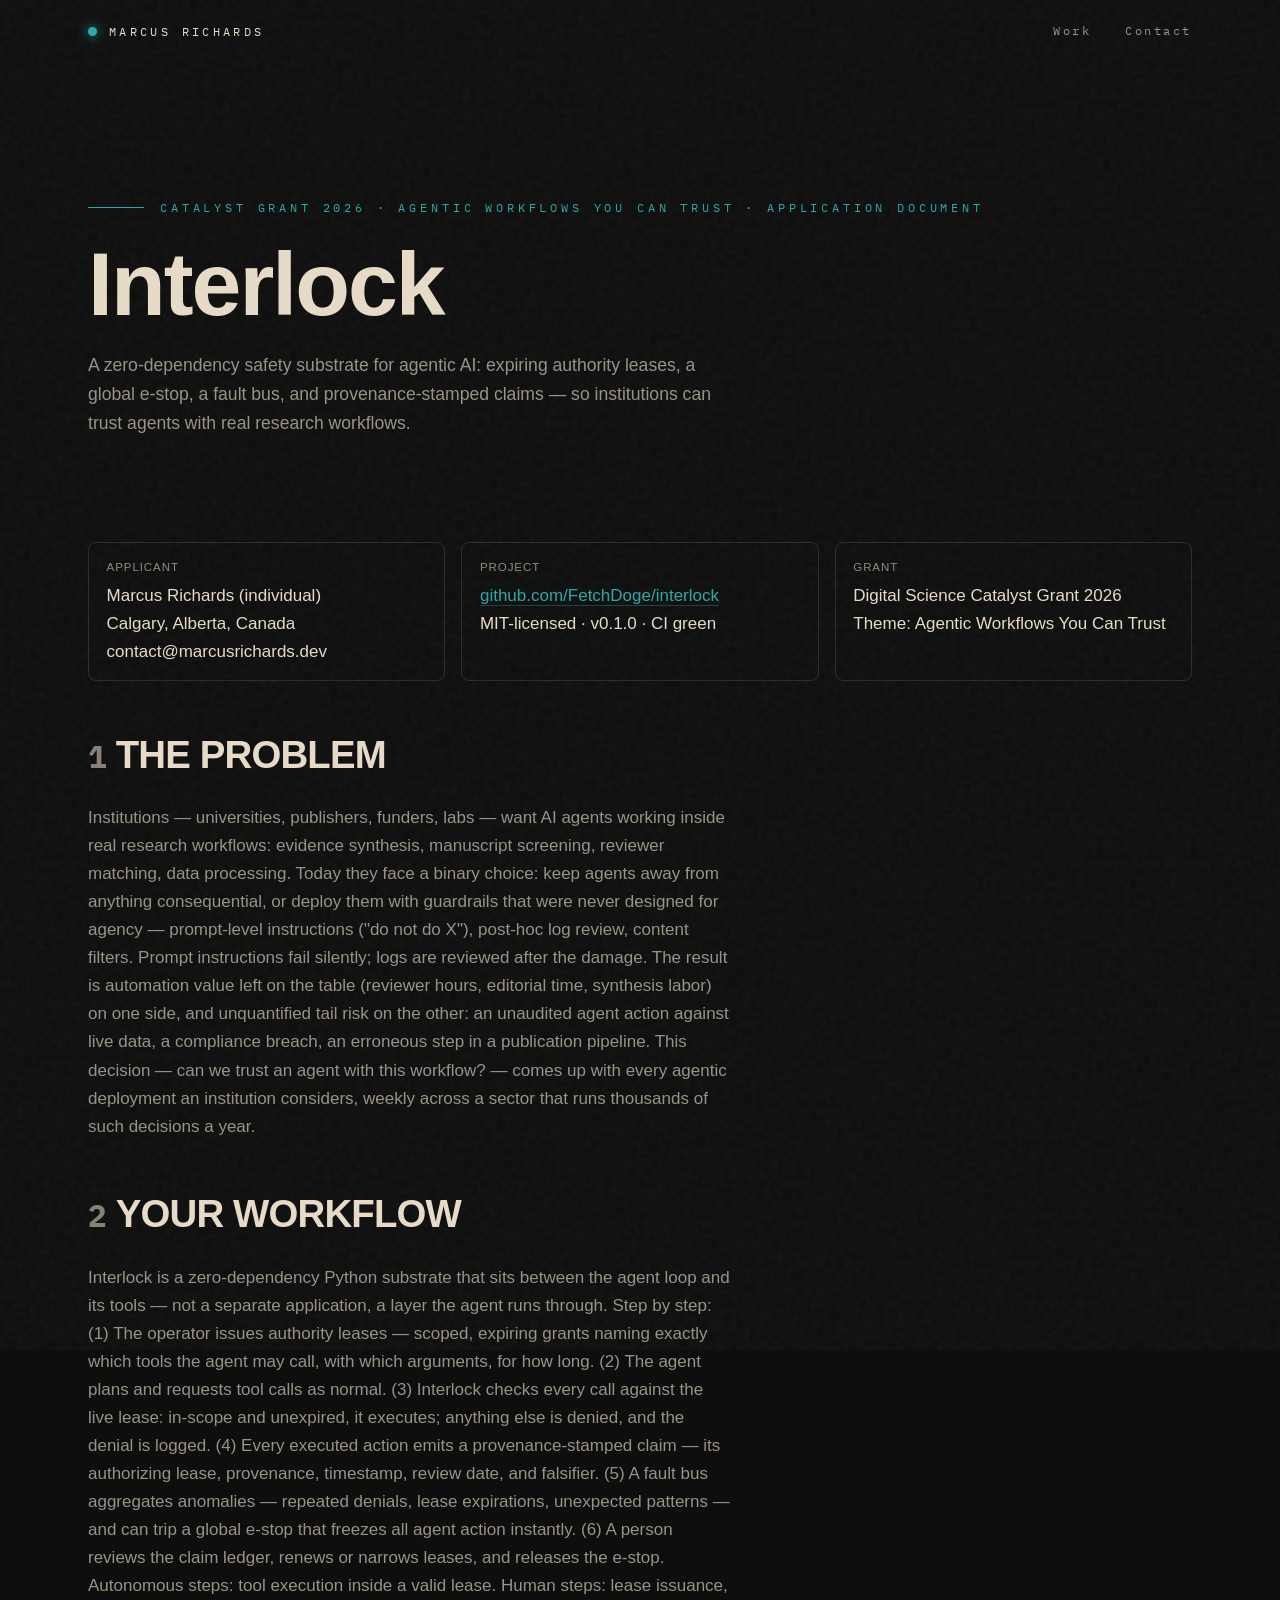
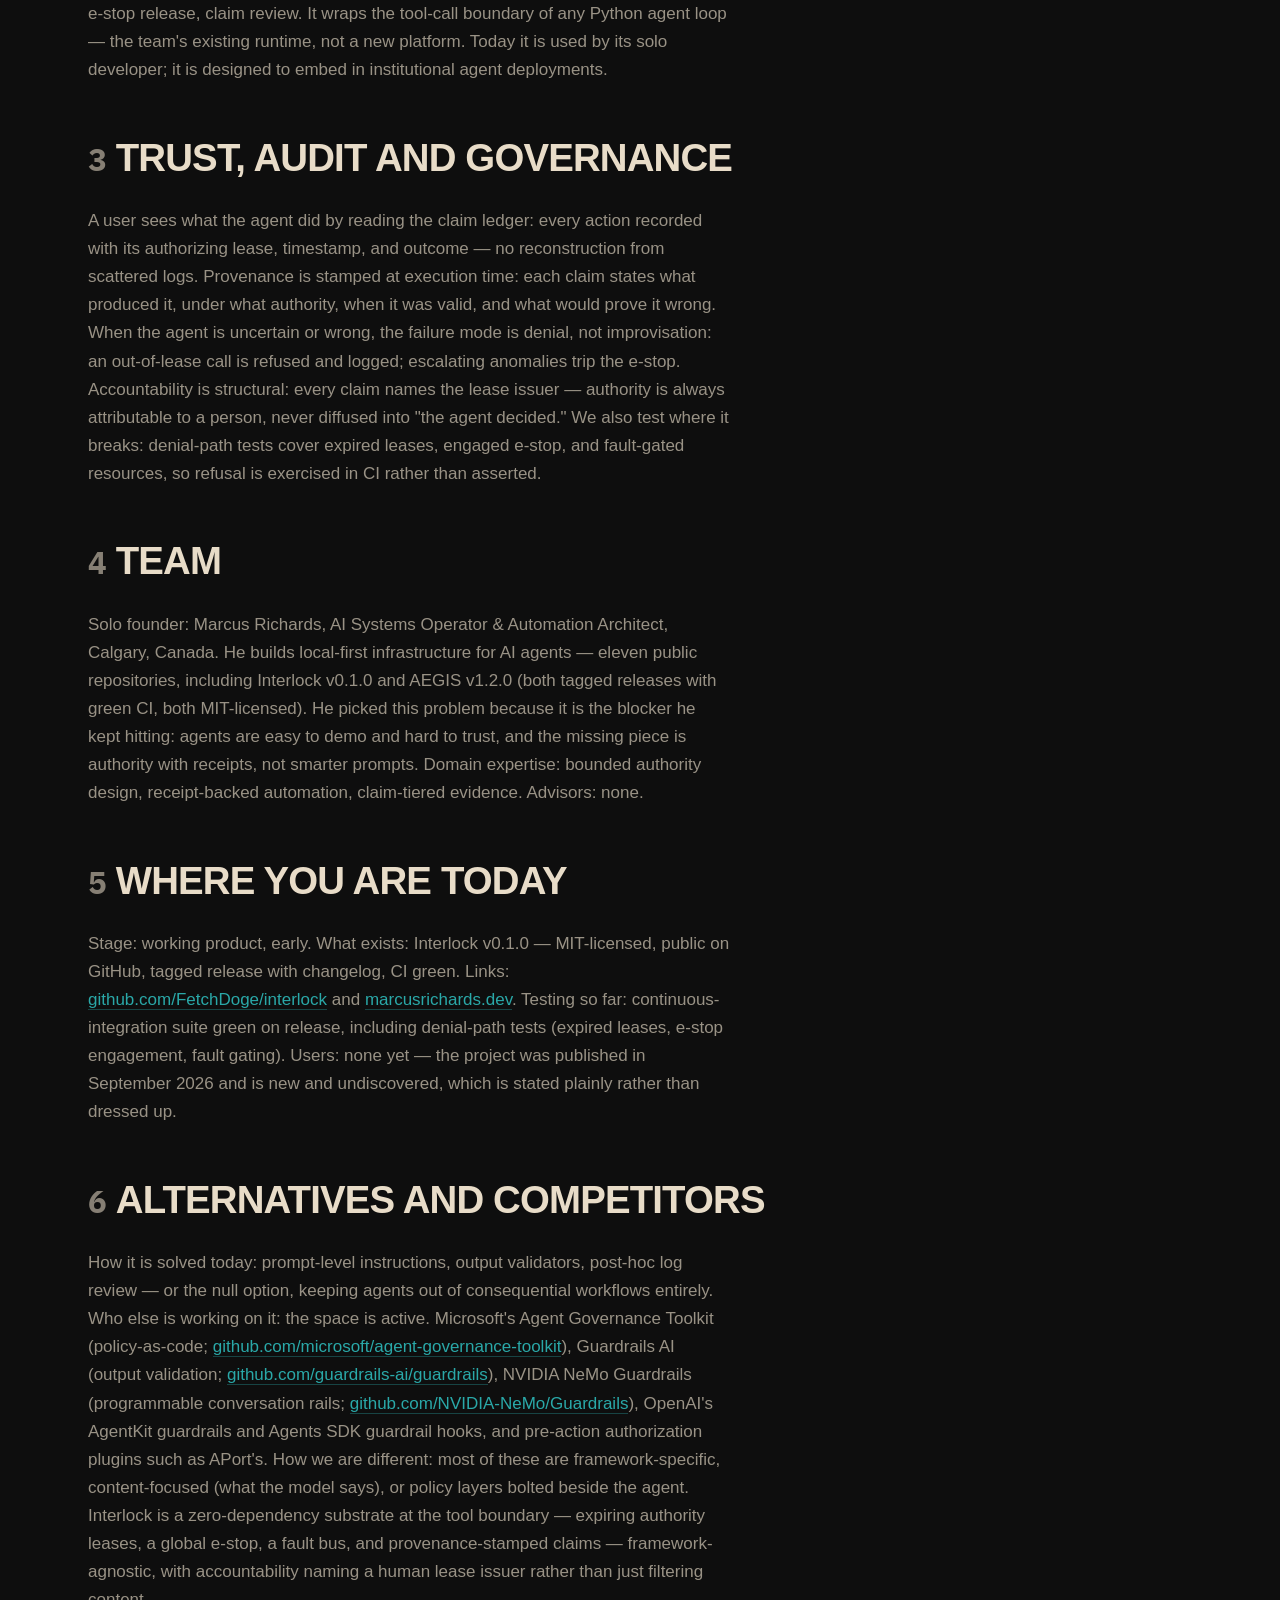
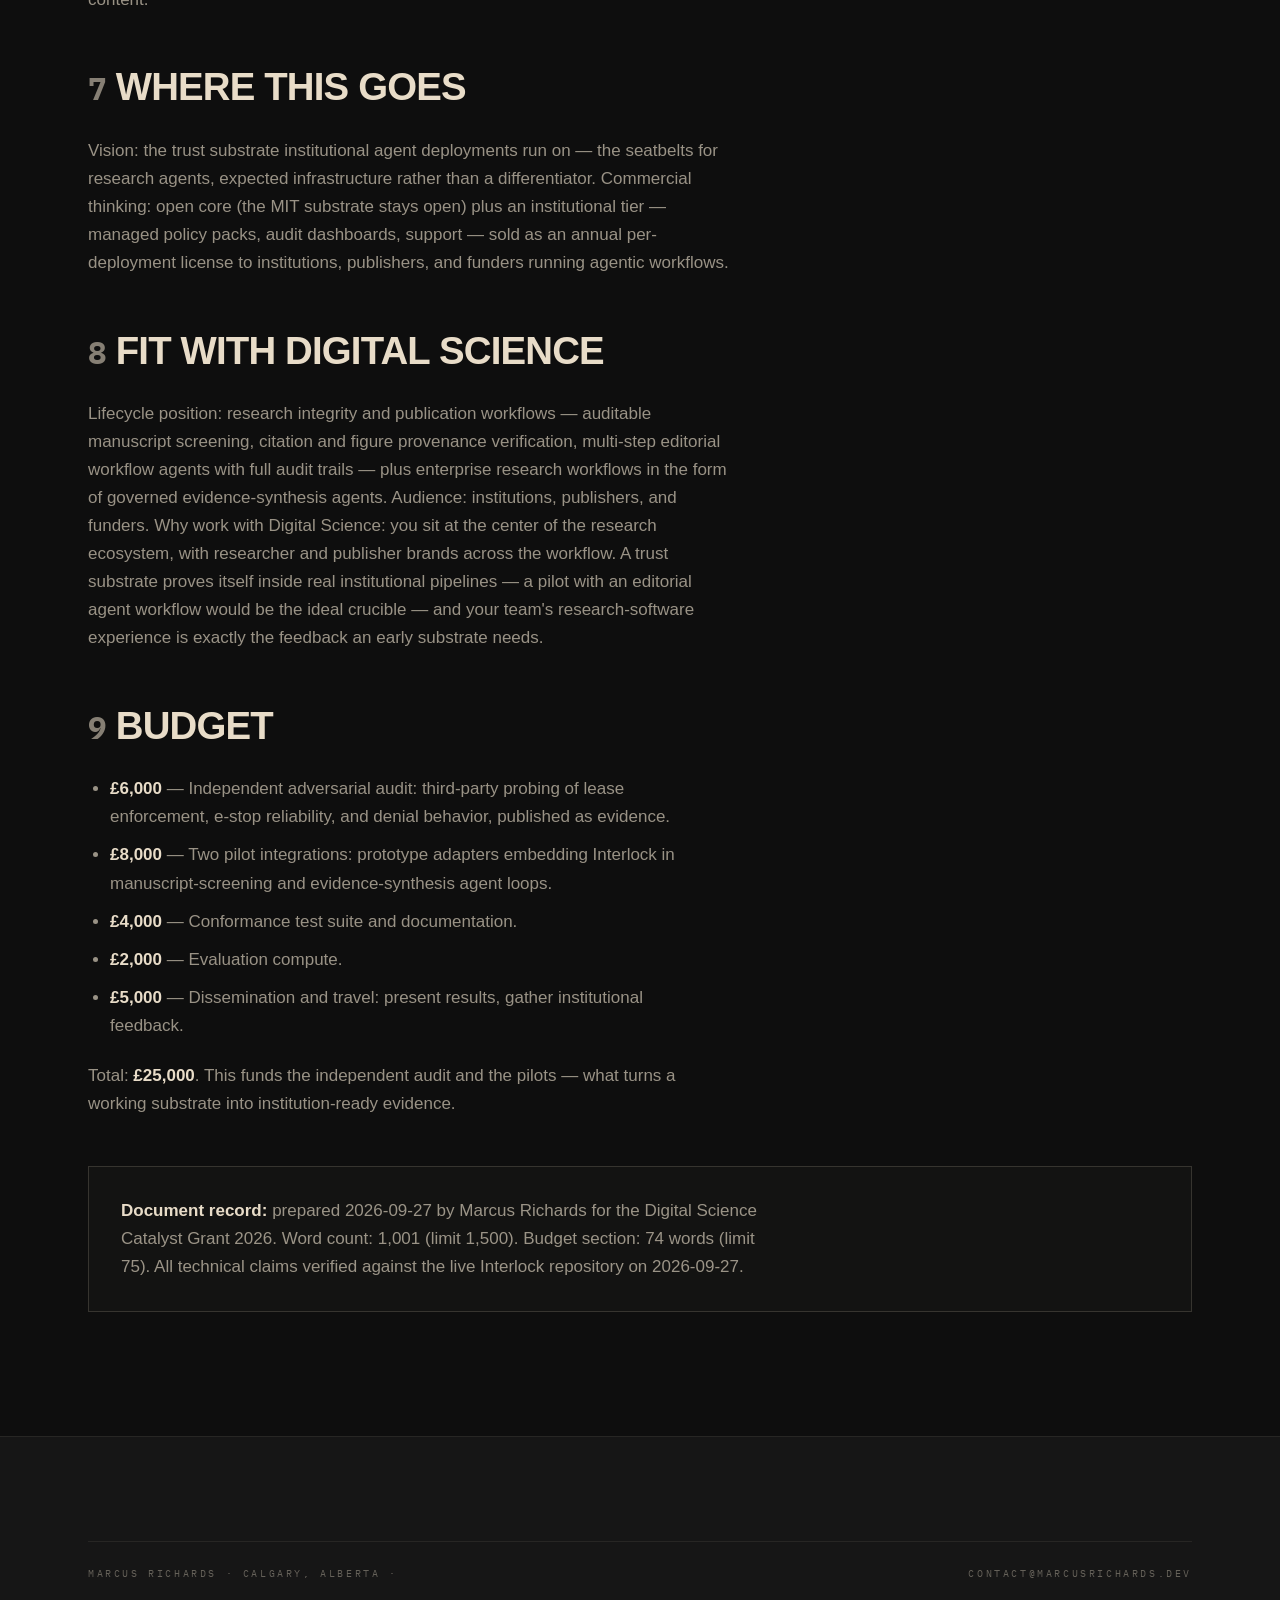
<file: catalyst-grant-2026.html>
<!DOCTYPE html>
<html lang="en">
<head>
<meta charset="utf-8">
<meta name="viewport" content="width=device-width, initial-scale=1">
<title>Interlock — Catalyst Grant 2026 Application — Marcus Richards</title>
<meta name="description" content="Catalyst Grant 2026 application: Interlock, a zero-dependency safety substrate for agentic AI, by Marcus Richards.">
<link rel="preconnect" href="https://fonts.googleapis.com">
<link rel="preconnect" href="https://fonts.gstatic.com" crossorigin>
<link href="https://fonts.googleapis.com/css2?family=IBM+Plex+Mono:wght@400;500&family=Inter:wght@300;400;500;600;700;800&display=swap" rel="stylesheet">
<link rel="stylesheet" href="styles.css">
<style>
  .grant-meta { display:grid; grid-template-columns:repeat(auto-fit,minmax(220px,1fr)); gap:1rem; margin:2rem 0; }
  .grant-meta div { border:1px solid rgba(255,255,255,.12); border-radius:8px; padding:.9rem 1.1rem; }
  .grant-meta dt { font-size:.72rem; text-transform:uppercase; letter-spacing:.08em; opacity:.6; margin-bottom:.3rem; }
  .grant-meta dd { margin:0; font-weight:500; }
  .grant-body h2 { margin-top:2.6rem; }
  .grant-body h2 .n { font-family:"IBM Plex Mono",monospace; font-size:.8em; opacity:.55; margin-right:.6rem; }
  @media print { .site-nav,.site-footer,.grain{display:none} body{background:#fff;color:#111} }
</style>
</head>
<body>
<div class="grain" aria-hidden="true"></div>

<nav class="site-nav" id="nav">
  <div class="nav-inner">
    <a class="wordmark" href="index.html"><span class="dot"></span>MARCUS&nbsp;RICHARDS</a>
    <div class="nav-links">
      <a href="index.html#work">Work</a>
      <a href="index.html#contact">Contact</a>
    </div>
  </div>
</nav>

<header class="page-hero">
  <div class="wrap">
    <p class="kicker">Catalyst Grant 2026 · Agentic Workflows You Can Trust · Application Document</p>
    <h1>Interlock</h1>
    <p class="lede">A zero-dependency safety substrate for agentic AI: expiring authority leases, a global e-stop, a fault bus, and provenance-stamped claims — so institutions can trust agents with real research workflows.</p>
  </div>
</header>

<main class="page-body grant-body">
  <div class="wrap">

    <dl class="grant-meta">
      <div><dt>Applicant</dt><dd>Marcus Richards (individual)<br>Calgary, Alberta, Canada<br>contact@marcusrichards.dev</dd></div>
      <div><dt>Project</dt><dd><a href="https://github.com/FetchDoge/interlock">github.com/FetchDoge/interlock</a><br>MIT-licensed · v0.1.0 · CI green</dd></div>
      <div><dt>Grant</dt><dd>Digital Science Catalyst Grant 2026<br>Theme: Agentic Workflows You Can Trust</dd></div>
    </dl>

    <h2><span class="n">1</span>THE PROBLEM</h2>
    <p>Institutions — universities, publishers, funders, labs — want AI agents working inside real research workflows: evidence synthesis, manuscript screening, reviewer matching, data processing. Today they face a binary choice: keep agents away from anything consequential, or deploy them with guardrails that were never designed for agency — prompt-level instructions ("do not do X"), post-hoc log review, content filters. Prompt instructions fail silently; logs are reviewed after the damage. The result is automation value left on the table (reviewer hours, editorial time, synthesis labor) on one side, and unquantified tail risk on the other: an unaudited agent action against live data, a compliance breach, an erroneous step in a publication pipeline. This decision — can we trust an agent with this workflow? — comes up with every agentic deployment an institution considers, weekly across a sector that runs thousands of such decisions a year.</p>

    <h2><span class="n">2</span>YOUR WORKFLOW</h2>
    <p>Interlock is a zero-dependency Python substrate that sits between the agent loop and its tools — not a separate application, a layer the agent runs through. Step by step: (1) The operator issues authority leases — scoped, expiring grants naming exactly which tools the agent may call, with which arguments, for how long. (2) The agent plans and requests tool calls as normal. (3) Interlock checks every call against the live lease: in-scope and unexpired, it executes; anything else is denied, and the denial is logged. (4) Every executed action emits a provenance-stamped claim — its authorizing lease, provenance, timestamp, review date, and falsifier. (5) A fault bus aggregates anomalies — repeated denials, lease expirations, unexpected patterns — and can trip a global e-stop that freezes all agent action instantly. (6) A person reviews the claim ledger, renews or narrows leases, and releases the e-stop. Autonomous steps: tool execution inside a valid lease. Human steps: lease issuance, e-stop release, claim review. It wraps the tool-call boundary of any Python agent loop — the team's existing runtime, not a new platform. Today it is used by its solo developer; it is designed to embed in institutional agent deployments.</p>

    <h2><span class="n">3</span>TRUST, AUDIT AND GOVERNANCE</h2>
    <p>A user sees what the agent did by reading the claim ledger: every action recorded with its authorizing lease, timestamp, and outcome — no reconstruction from scattered logs. Provenance is stamped at execution time: each claim states what produced it, under what authority, when it was valid, and what would prove it wrong. When the agent is uncertain or wrong, the failure mode is denial, not improvisation: an out-of-lease call is refused and logged; escalating anomalies trip the e-stop. Accountability is structural: every claim names the lease issuer — authority is always attributable to a person, never diffused into "the agent decided." We also test where it breaks: denial-path tests cover expired leases, engaged e-stop, and fault-gated resources, so refusal is exercised in CI rather than asserted.</p>

    <h2><span class="n">4</span>TEAM</h2>
    <p>Solo founder: Marcus Richards, AI Systems Operator &amp; Automation Architect, Calgary, Canada. He builds local-first infrastructure for AI agents — eleven public repositories, including Interlock v0.1.0 and AEGIS v1.2.0 (both tagged releases with green CI, both MIT-licensed). He picked this problem because it is the blocker he kept hitting: agents are easy to demo and hard to trust, and the missing piece is authority with receipts, not smarter prompts. Domain expertise: bounded authority design, receipt-backed automation, claim-tiered evidence. Advisors: none.</p>

    <h2><span class="n">5</span>WHERE YOU ARE TODAY</h2>
    <p>Stage: working product, early. What exists: Interlock v0.1.0 — MIT-licensed, public on GitHub, tagged release with changelog, CI green. Links: <a href="https://github.com/FetchDoge/interlock">github.com/FetchDoge/interlock</a> and <a href="https://marcusrichards.dev">marcusrichards.dev</a>. Testing so far: continuous-integration suite green on release, including denial-path tests (expired leases, e-stop engagement, fault gating). Users: none yet — the project was published in September 2026 and is new and undiscovered, which is stated plainly rather than dressed up.</p>

    <h2><span class="n">6</span>ALTERNATIVES AND COMPETITORS</h2>
    <p>How it is solved today: prompt-level instructions, output validators, post-hoc log review — or the null option, keeping agents out of consequential workflows entirely. Who else is working on it: the space is active. Microsoft's Agent Governance Toolkit (policy-as-code; <a href="https://github.com/microsoft/agent-governance-toolkit">github.com/microsoft/agent-governance-toolkit</a>), Guardrails AI (output validation; <a href="https://github.com/guardrails-ai/guardrails">github.com/guardrails-ai/guardrails</a>), NVIDIA NeMo Guardrails (programmable conversation rails; <a href="https://github.com/NVIDIA-NeMo/Guardrails">github.com/NVIDIA-NeMo/Guardrails</a>), OpenAI's AgentKit guardrails and Agents SDK guardrail hooks, and pre-action authorization plugins such as APort's. How we are different: most of these are framework-specific, content-focused (what the model says), or policy layers bolted beside the agent. Interlock is a zero-dependency substrate at the tool boundary — expiring authority leases, a global e-stop, a fault bus, and provenance-stamped claims — framework-agnostic, with accountability naming a human lease issuer rather than just filtering content.</p>

    <h2><span class="n">7</span>WHERE THIS GOES</h2>
    <p>Vision: the trust substrate institutional agent deployments run on — the seatbelts for research agents, expected infrastructure rather than a differentiator. Commercial thinking: open core (the MIT substrate stays open) plus an institutional tier — managed policy packs, audit dashboards, support — sold as an annual per-deployment license to institutions, publishers, and funders running agentic workflows.</p>

    <h2><span class="n">8</span>FIT WITH DIGITAL SCIENCE</h2>
    <p>Lifecycle position: research integrity and publication workflows — auditable manuscript screening, citation and figure provenance verification, multi-step editorial workflow agents with full audit trails — plus enterprise research workflows in the form of governed evidence-synthesis agents. Audience: institutions, publishers, and funders. Why work with Digital Science: you sit at the center of the research ecosystem, with researcher and publisher brands across the workflow. A trust substrate proves itself inside real institutional pipelines — a pilot with an editorial agent workflow would be the ideal crucible — and your team's research-software experience is exactly the feedback an early substrate needs.</p>

    <h2><span class="n">9</span>BUDGET</h2>
    <ul>
      <li><strong>£6,000</strong> — Independent adversarial audit: third-party probing of lease enforcement, e-stop reliability, and denial behavior, published as evidence.</li>
      <li><strong>£8,000</strong> — Two pilot integrations: prototype adapters embedding Interlock in manuscript-screening and evidence-synthesis agent loops.</li>
      <li><strong>£4,000</strong> — Conformance test suite and documentation.</li>
      <li><strong>£2,000</strong> — Evaluation compute.</li>
      <li><strong>£5,000</strong> — Dissemination and travel: present results, gather institutional feedback.</li>
    </ul>
    <p>Total: <strong>£25,000</strong>. This funds the independent audit and the pilots — what turns a working substrate into institution-ready evidence.</p>

    <div class="panel" style="margin-top:3rem">
      <p><strong>Document record:</strong> prepared 2026-09-27 by Marcus Richards for the Digital Science Catalyst Grant 2026. Word count: 1,001 (limit 1,500). Budget section: 74 words (limit 75). All technical claims verified against the live Interlock repository on 2026-09-27.</p>
    </div>

  </div>
</main>

<footer class="site-footer">
  <div class="wrap">
    <p class="colophon">Marcus Richards · Calgary, Alberta · <a href="mailto:contact@marcusrichards.dev">contact@marcusrichards.dev</a></p>
  </div>
</footer>
</body>
</html>
</file>
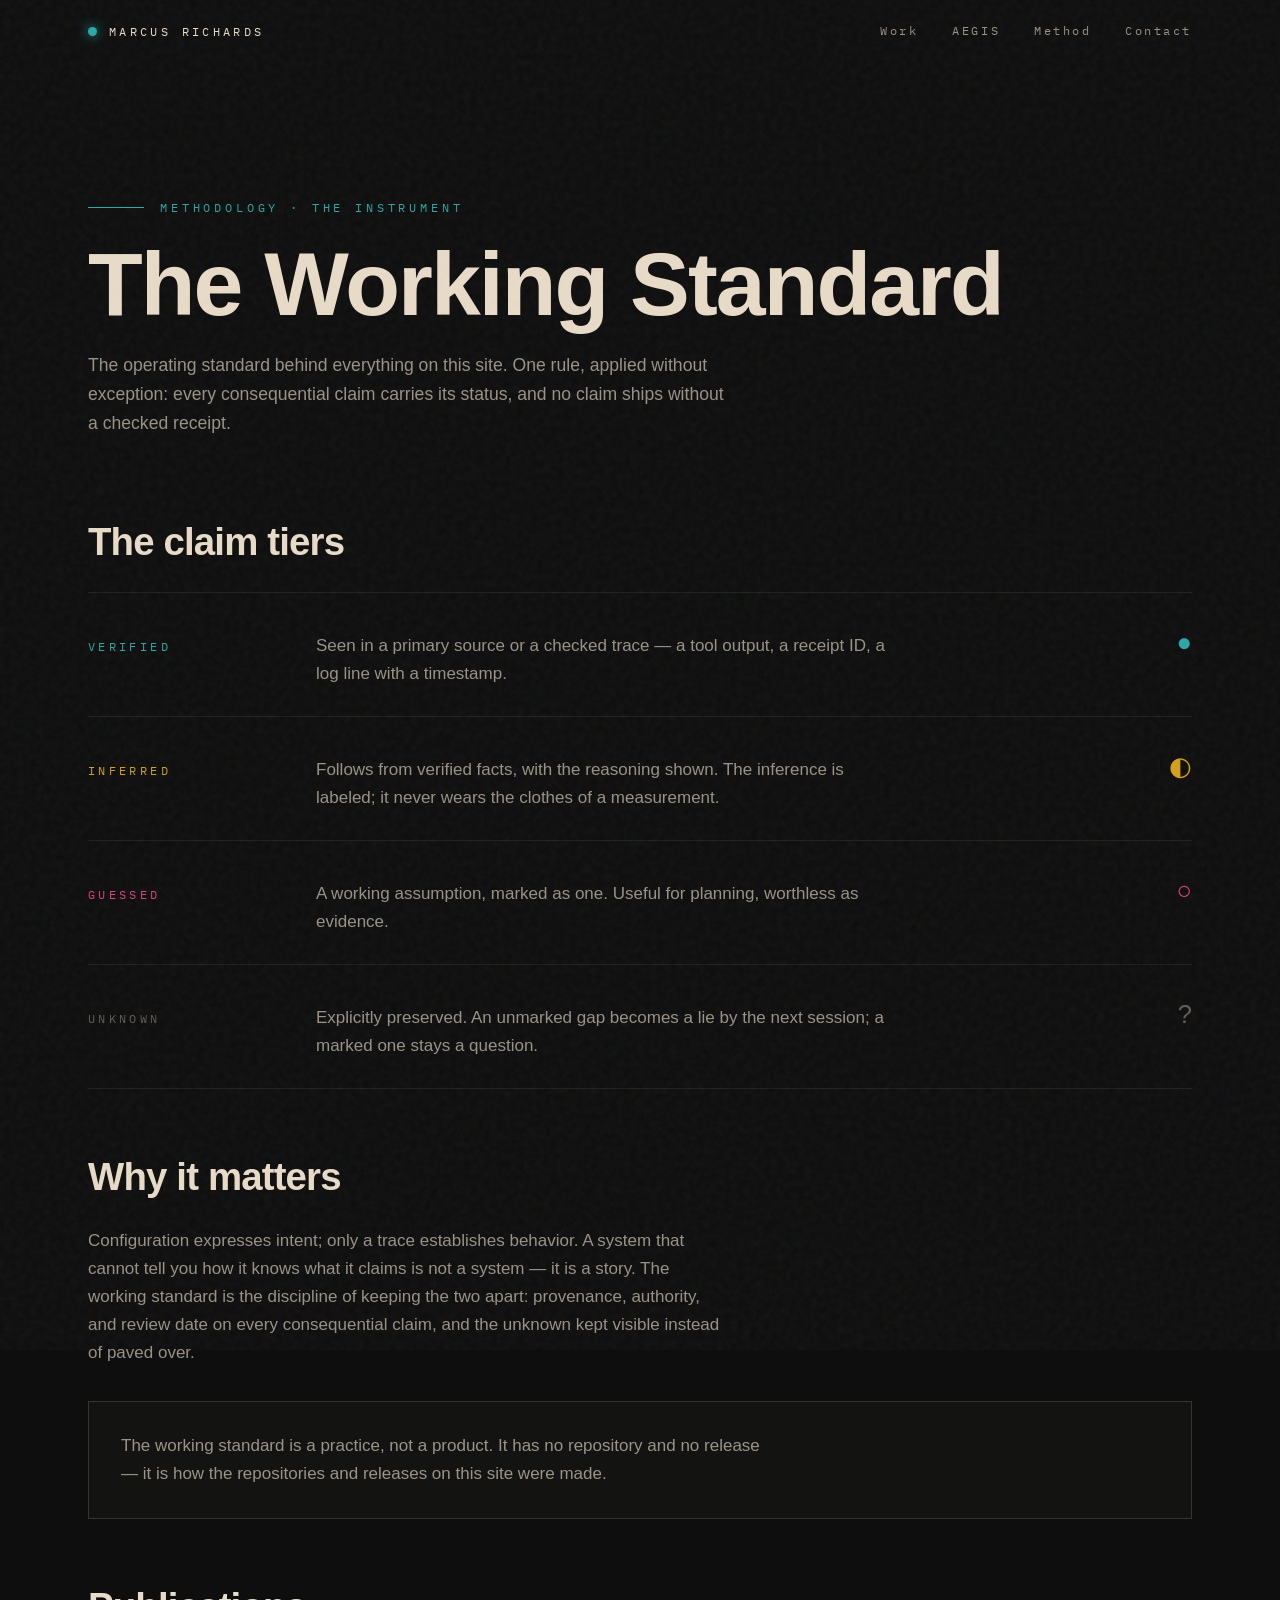
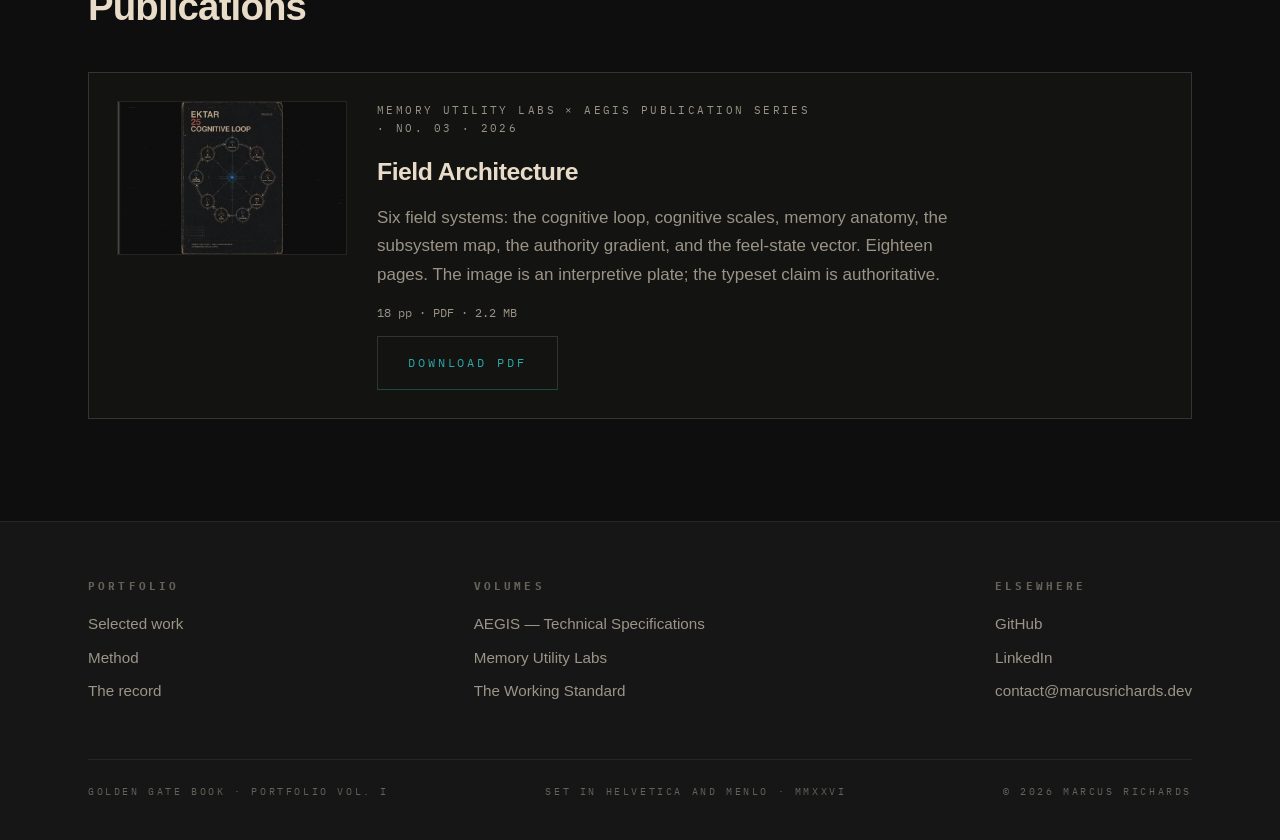
<file: ektar.html>
<!DOCTYPE html>
<html lang="en">
<head>
<meta charset="utf-8">
<title>Moved — Marcus Richards</title>
<meta http-equiv="refresh" content="0; url=standard.html">
<link rel="canonical" href="standard.html">
<meta name="robots" content="noindex">
</head>
<body>
<p>This page has moved to <a href="standard.html">The Working Standard</a>.</p>
</body>
</html>
</file>
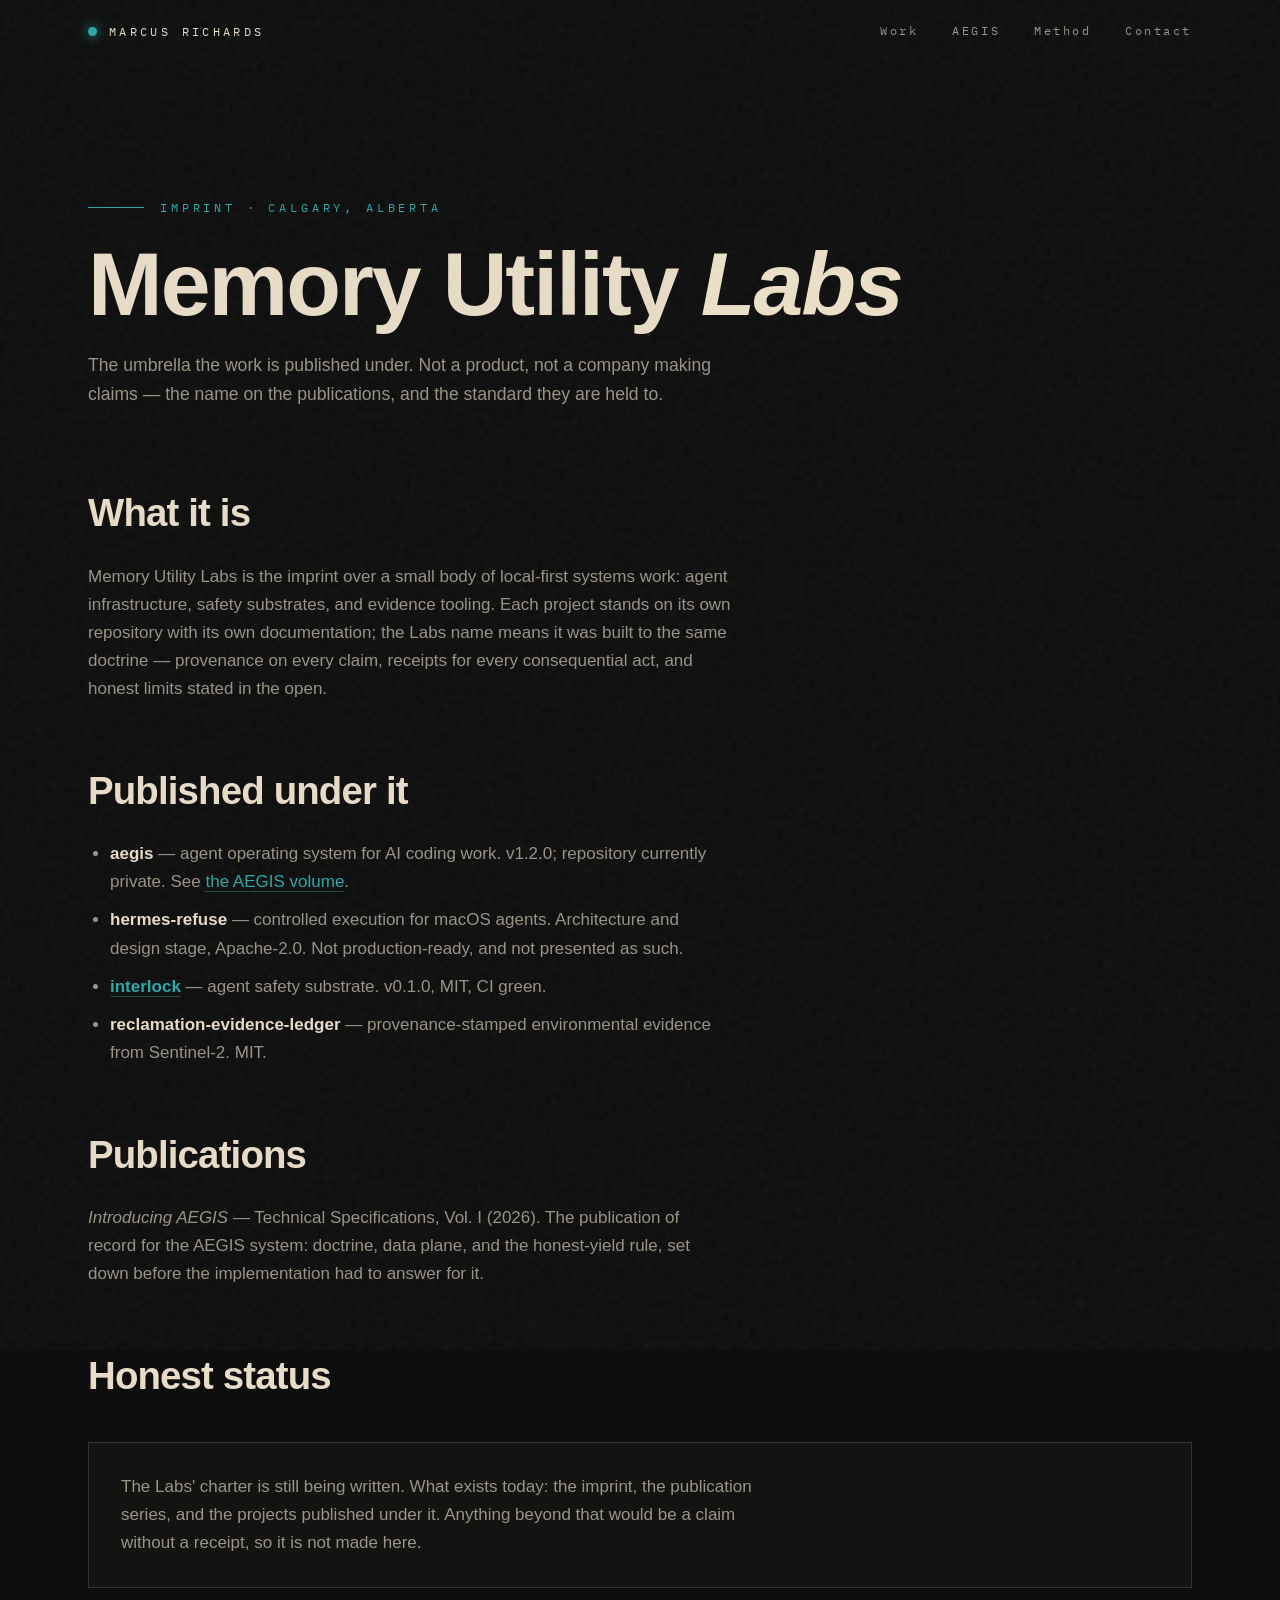
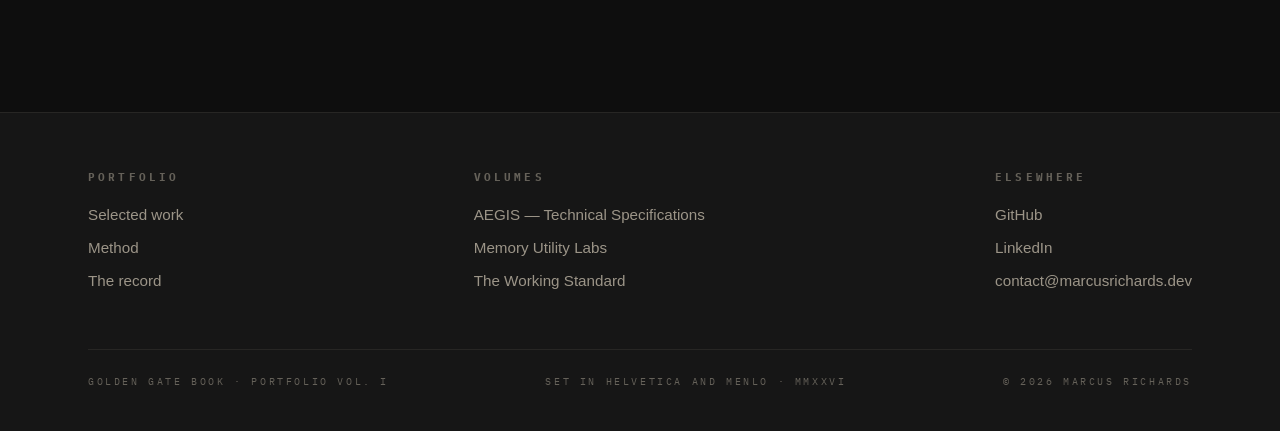
<file: labs.html>
<!DOCTYPE html>
<html lang="en">
<head>
<meta charset="utf-8">
<meta name="viewport" content="width=device-width, initial-scale=1">
<title>Memory Utility Labs — Marcus Richards</title>
<meta name="description" content="Memory Utility Labs: the imprint over Marcus Richards' work — the name on the publications, and the standard they are held to.">
<link rel="preconnect" href="https://fonts.googleapis.com">
<link rel="preconnect" href="https://fonts.gstatic.com" crossorigin>
<link href="https://fonts.googleapis.com/css2?family=IBM+Plex+Mono:wght@400;500&family=Inter:wght@300;400;500;600;700;800&display=swap" rel="stylesheet">
<link rel="stylesheet" href="styles.css">
</head>
<body>
<div class="grain" aria-hidden="true"></div>

<nav class="site-nav" id="nav">
  <div class="nav-inner">
    <a class="wordmark" href="index.html"><span class="dot"></span>MARCUS&nbsp;RICHARDS</a>
    <div class="nav-links">
      <a href="index.html#work">Work</a>
      <a href="index.html#aegis">AEGIS</a>
      <a href="index.html#method">Method</a>
      <a href="index.html#contact">Contact</a>
    </div>
  </div>
</nav>

<header class="page-hero">
  <div class="wrap">
    <p class="kicker">Imprint · Calgary, Alberta</p>
    <h1>Memory Utility <em>Labs</em></h1>
    <p class="lede">The umbrella the work is published under. Not a product, not a company making claims — the name on the publications, and the standard they are held to.</p>
  </div>
</header>

<main class="page-body">
  <div class="wrap">

    <h2>What it is</h2>
    <p>Memory Utility Labs is the imprint over a small body of local-first systems work: agent infrastructure, safety substrates, and evidence tooling. Each project stands on its own repository with its own documentation; the Labs name means it was built to the same doctrine — provenance on every claim, receipts for every consequential act, and honest limits stated in the open.</p>

    <h2>Published under it</h2>
    <ul>
      <li><strong>aegis</strong> — agent operating system for AI coding work. v1.2.0; repository currently private. See <a href="aegis.html">the AEGIS volume</a>.</li>
      <li><strong>hermes-refuse</strong> — controlled execution for macOS agents. Architecture and design stage, Apache-2.0. Not production-ready, and not presented as such.</li>
      <li><strong><a href="https://github.com/FetchDoge/interlock">interlock</a></strong> — agent safety substrate. v0.1.0, MIT, CI green.</li>
      <li><strong>reclamation-evidence-ledger</strong> — provenance-stamped environmental evidence from Sentinel-2. MIT.</li>
    </ul>

    <h2>Publications</h2>
    <p><em>Introducing AEGIS</em> — Technical Specifications, Vol. I (2026). The publication of record for the AEGIS system: doctrine, data plane, and the honest-yield rule, set down before the implementation had to answer for it.</p>

    <h2>Honest status</h2>
    <div class="panel">
      <p>The Labs' charter is still being written. What exists today: the imprint, the publication series, and the projects published under it. Anything beyond that would be a claim without a receipt, so it is not made here.</p>
    </div>

  </div>
</main>

<footer class="site-footer">
  <div class="wrap">
    <div class="foot-grid">
      <div class="f-col">
        <h4>Portfolio</h4>
        <a href="index.html#work">Selected work</a>
        <a href="index.html#method">Method</a>
        <a href="index.html#evidence">The record</a>
      </div>
      <div class="f-col">
        <h4>Volumes</h4>
        <a href="aegis.html">AEGIS — Technical Specifications</a>
        <a href="labs.html">Memory Utility Labs</a>
        <a href="standard.html">The Working Standard</a>
      </div>
      <div class="f-col">
        <h4>Elsewhere</h4>
        <a href="https://github.com/FetchDoge">GitHub</a>
        <a href="https://www.linkedin.com/in/marcus-richards-32075a422">LinkedIn</a>
        <a href="mailto:contact@marcusrichards.dev">contact@marcusrichards.dev</a>
      </div>
    </div>
    <div class="colophon">
      <span>Golden Gate Book · Portfolio Vol. I</span>
      <span>Set in Helvetica and Menlo · MMXXVI</span>
      <span>© <span id="yr">2026</span> Marcus Richards</span>
    </div>
  </div>
</footer>

<script>
(function(){
  var nav = document.getElementById('nav');
  function onScroll(){ nav.classList.toggle('scrolled', window.scrollY > 40); }
  window.addEventListener('scroll', onScroll, {passive:true}); onScroll();
  document.getElementById('yr').textContent = new Date().getFullYear();
})();
</script>
</body>
</html>
</file>
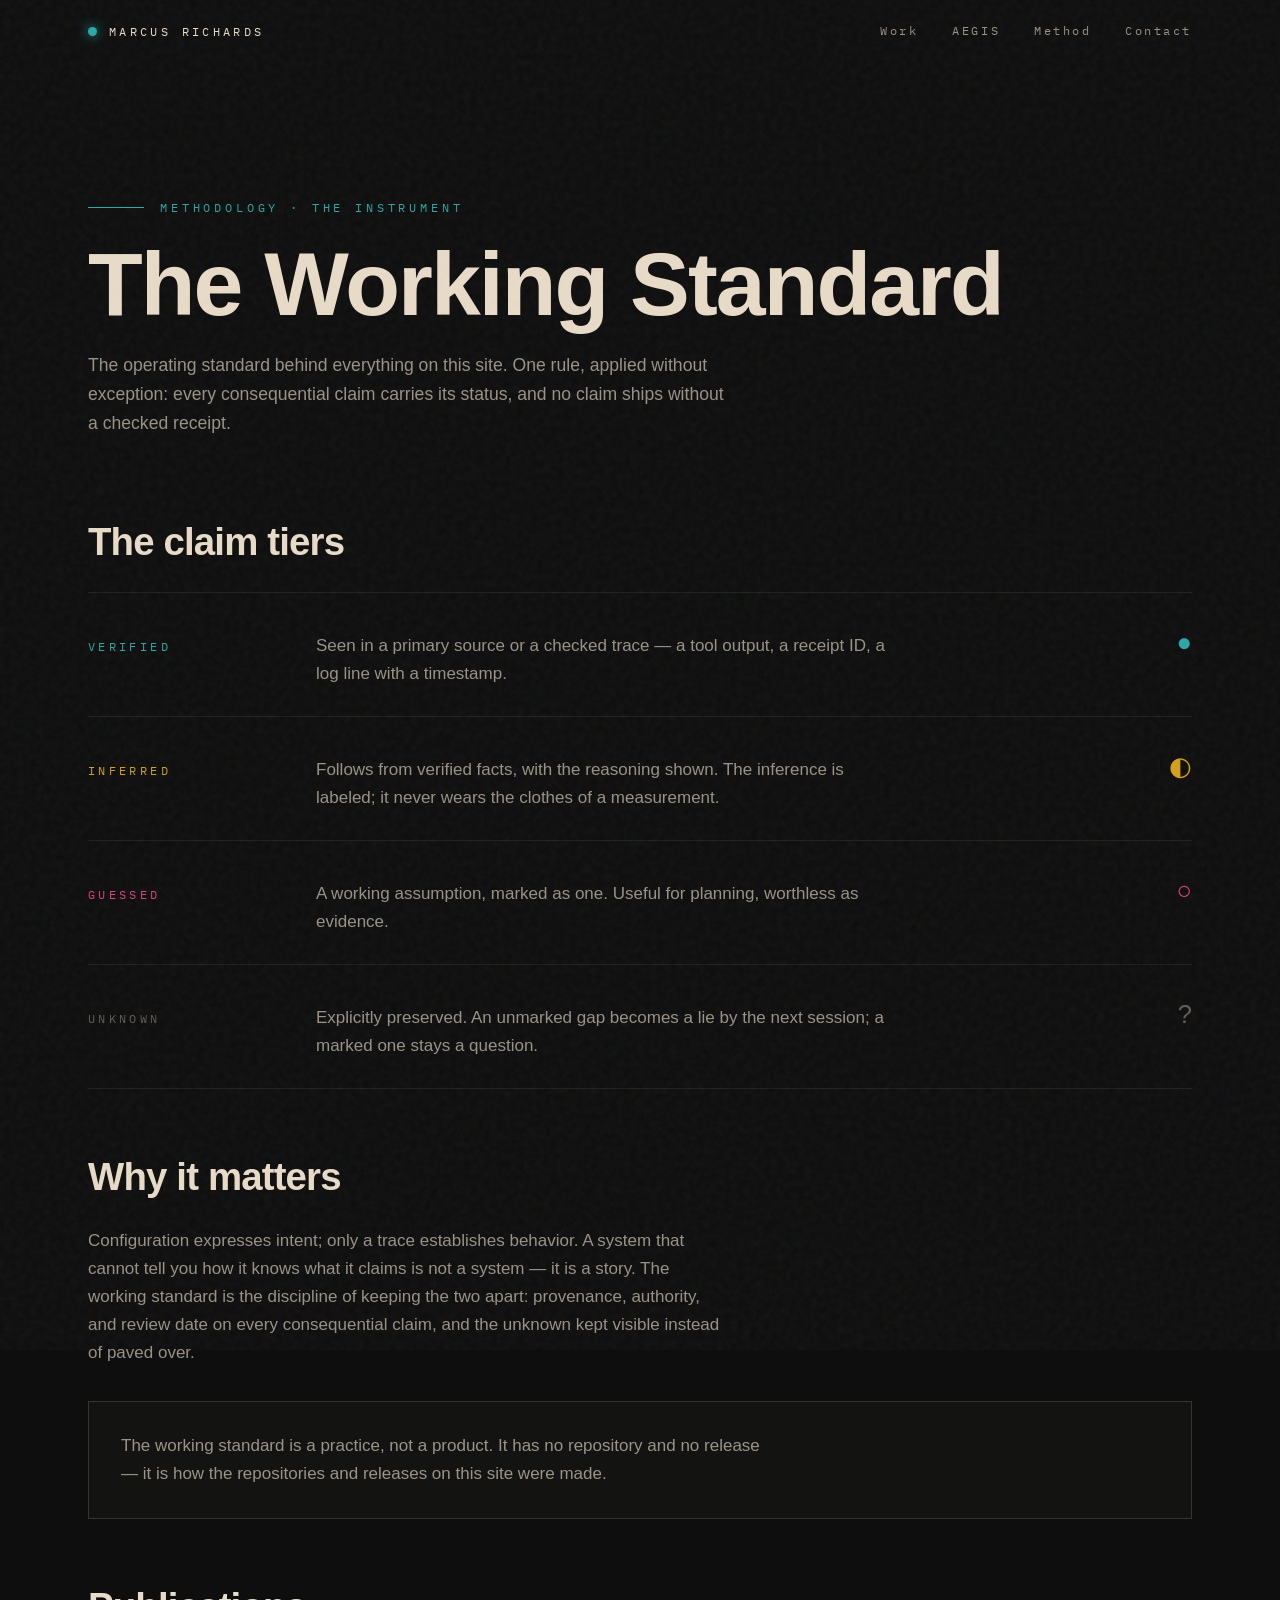
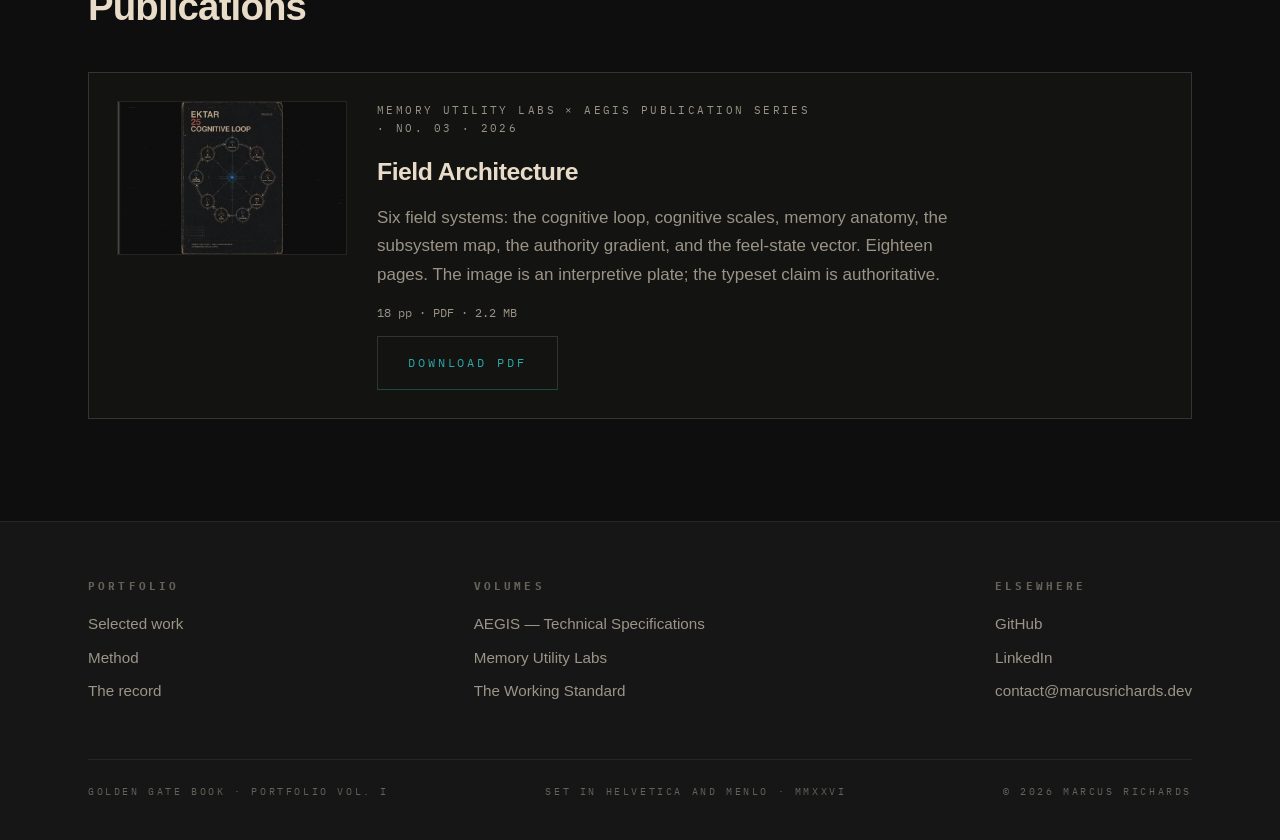
<file: standard.html>
<!DOCTYPE html>
<html lang="en">
<head>
<meta charset="utf-8">
<meta name="viewport" content="width=device-width, initial-scale=1">
<title>The Working Standard — Marcus Richards</title>
<meta name="description" content="The Working Standard: the provenance-first working standard behind Marcus Richards' portfolio. Every consequential claim carries a status — verified, inferred, guessed, unknown.">
<link rel="preconnect" href="https://fonts.googleapis.com">
<link rel="preconnect" href="https://fonts.gstatic.com" crossorigin>
<link href="https://fonts.googleapis.com/css2?family=IBM+Plex+Mono:wght@400;500&family=Inter:wght@300;400;500;600;700;800&display=swap" rel="stylesheet">
<link rel="stylesheet" href="styles.css">
</head>
<body>
<div class="grain" aria-hidden="true"></div>

<nav class="site-nav" id="nav">
  <div class="nav-inner">
    <a class="wordmark" href="index.html"><span class="dot"></span>MARCUS&nbsp;RICHARDS</a>
    <div class="nav-links">
      <a href="index.html#work">Work</a>
      <a href="index.html#aegis">AEGIS</a>
      <a href="index.html#method">Method</a>
      <a href="index.html#contact">Contact</a>
    </div>
  </div>
</nav>

<header class="page-hero">
  <div class="wrap">
    <p class="kicker">Methodology · The instrument</p>
    <h1>The Working Standard</h1>
    <p class="lede">The operating standard behind everything on this site. One rule, applied without exception: every consequential claim carries its status, and no claim ships without a checked receipt.</p>
  </div>
</header>

<main class="page-body">
  <div class="wrap">

    <h2>The claim tiers</h2>
    <div class="tiers">
      <div class="tier verified">
        <span class="t-name">Verified</span>
        <span class="t-desc">Seen in a primary source or a checked trace — a tool output, a receipt ID, a log line with a timestamp.</span>
        <span class="t-mark">●</span>
      </div>
      <div class="tier inferred">
        <span class="t-name">Inferred</span>
        <span class="t-desc">Follows from verified facts, with the reasoning shown. The inference is labeled; it never wears the clothes of a measurement.</span>
        <span class="t-mark">◐</span>
      </div>
      <div class="tier guessed">
        <span class="t-name">Guessed</span>
        <span class="t-desc">A working assumption, marked as one. Useful for planning, worthless as evidence.</span>
        <span class="t-mark">○</span>
      </div>
      <div class="tier unknown">
        <span class="t-name">Unknown</span>
        <span class="t-desc">Explicitly preserved. An unmarked gap becomes a lie by the next session; a marked one stays a question.</span>
        <span class="t-mark">?</span>
      </div>
    </div>

    <h2>Why it matters</h2>
    <p>Configuration expresses intent; only a trace establishes behavior. A system that cannot tell you how it knows what it claims is not a system — it is a story. The working standard is the discipline of keeping the two apart: provenance, authority, and review date on every consequential claim, and the unknown kept visible instead of paved over.</p>

    <div class="panel">
      <p>The working standard is a practice, not a product. It has no repository and no release — it is how the repositories and releases on this site were made.</p>
    </div>

    <h2>Publications</h2>
    <div class="pubs">
      <article class="pub-card">
        <img src="assets/publications/field-architecture-cover.jpg" alt="Cover of Field Architecture — the 25 cognitive loop plate">
        <div class="pub-meta">
          <p class="pub-series">Memory Utility Labs × AEGIS Publication Series · No. 03 · 2026</p>
          <h3>Field Architecture</h3>
          <p>Six field systems: the cognitive loop, cognitive scales, memory anatomy, the subsystem map, the authority gradient, and the feel-state vector. Eighteen pages. The image is an interpretive plate; the typeset claim is authoritative.</p>
          <p class="pub-specs">18 pp · PDF · 2.2 MB</p>
          <a class="btn btn-ghost" href="assets/publications/field-architecture.pdf" download>Download PDF</a>
        </div>
      </article>
    </div>

  </div>
</main>

<footer class="site-footer">
  <div class="wrap">
    <div class="foot-grid">
      <div class="f-col">
        <h4>Portfolio</h4>
        <a href="index.html#work">Selected work</a>
        <a href="index.html#method">Method</a>
        <a href="index.html#evidence">The record</a>
      </div>
      <div class="f-col">
        <h4>Volumes</h4>
        <a href="aegis.html">AEGIS — Technical Specifications</a>
        <a href="labs.html">Memory Utility Labs</a>
        <a href="standard.html">The Working Standard</a>
      </div>
      <div class="f-col">
        <h4>Elsewhere</h4>
        <a href="https://github.com/FetchDoge">GitHub</a>
        <a href="https://www.linkedin.com/in/marcus-richards-32075a422">LinkedIn</a>
        <a href="mailto:contact@marcusrichards.dev">contact@marcusrichards.dev</a>
      </div>
    </div>
    <div class="colophon">
      <span>Golden Gate Book · Portfolio Vol. I</span>
      <span>Set in Helvetica and Menlo · MMXXVI</span>
      <span>© <span id="yr">2026</span> Marcus Richards</span>
    </div>
  </div>
</footer>

<script>
(function(){
  var nav = document.getElementById('nav');
  function onScroll(){ nav.classList.toggle('scrolled', window.scrollY > 40); }
  window.addEventListener('scroll', onScroll, {passive:true}); onScroll();
  document.getElementById('yr').textContent = new Date().getFullYear();
})();
</script>
</body>
</html>
</file>
<file: styles.css>
/* ============================================================
   MARCUSRICHARDS.DEV — Portfolio Vol. I
   Design language: Golden Gate Book / MUL monograph
   Warm black, cream type, teal + magenta + amber accents,
   thin plate frames, film grain, letterspaced mono kickers.
   ============================================================ */

:root{
  --ink:        #0e0e0e;
  --ink-2:      #161616;
  --paper:      #e8dcc8;
  --cream:      #ece0c8;
  --muted:      rgba(232,220,200,.64);
  --faint:      rgba(232,220,200,.38);
  --line:       rgba(232,220,200,.16);
  --line-soft:  rgba(232,220,200,.08);
  --teal:       #2aa8a8;
  --teal-dim:   rgba(42,168,168,.14);
  --magenta:    #e04080;
  --magenta-dim:rgba(224,64,128,.12);
  --amber:      #d4a017;
  --display:"Helvetica Neue",Helvetica,Inter,"Segoe UI",Arial,sans-serif;
  --sans:  "Helvetica Neue",Helvetica,Inter,-apple-system,"Segoe UI",Arial,sans-serif;
  --mono:  Menlo,"SF Mono","IBM Plex Mono",ui-monospace,SFMono-Regular,monospace;
  --wrap:  1200px;
  --ease:  cubic-bezier(.22,.8,.28,1);
}

*,*::before,*::after{ box-sizing:border-box; margin:0; padding:0; }
html{ scroll-behavior:smooth; }
body{
  background:var(--ink);
  color:var(--paper);
  font-family:var(--sans);
  font-size:17px; line-height:1.65;
  -webkit-font-smoothing:antialiased;
  overflow-x:hidden;
}
::selection{ background:var(--teal); color:#0e0e0e; }
::-webkit-scrollbar{ width:11px; }
::-webkit-scrollbar-track{ background:#0e0e0e; }
::-webkit-scrollbar-thumb{ background:#2e2e2e; border-radius:6px; border:2px solid #0e0e0e; }
img{ display:block; max-width:100%; }
a{ color:inherit; text-decoration:none; }
:focus-visible{ outline:2px solid var(--teal); outline-offset:3px; }

/* Film grain over everything */
.grain{
  position:fixed; inset:-50%; width:200%; height:200%;
  pointer-events:none; z-index:2000; opacity:.05;
  background-image:url("data:image/svg+xml,%3Csvg viewBox='0 0 300 300' xmlns='http://www.w3.org/2000/svg'%3E%3Cfilter id='n'%3E%3CfeTurbulence type='fractalNoise' baseFrequency='0.9' numOctaves='2'/%3E%3C/filter%3E%3Crect width='100%25' height='100%25' filter='url(%23n)'/%3E%3C/svg%3E");
  animation:grain 9s steps(6) infinite;
}
@keyframes grain{
  0%,100%{transform:translate(0,0)} 20%{transform:translate(-2%,2%)}
  40%{transform:translate(2%,-1%)} 60%{transform:translate(-1%,-2%)} 80%{transform:translate(1%,2%)}
}

.wrap{ max-width:var(--wrap); margin:0 auto; padding:0 clamp(20px,4vw,48px); }

/* ---------- Navigation ---------- */
.site-nav{
  position:fixed; top:0; left:0; right:0; z-index:1000;
  transition:background .4s var(--ease), border-color .4s var(--ease);
  border-bottom:1px solid transparent;
}
.site-nav.scrolled{ background:rgba(14,14,14,.82); backdrop-filter:blur(14px); border-bottom-color:var(--line-soft); }
.nav-inner{
  max-width:var(--wrap); margin:0 auto; padding:18px clamp(20px,4vw,48px);
  display:flex; align-items:center; justify-content:space-between; gap:24px;
}
.wordmark{ display:flex; align-items:center; gap:12px; font-family:var(--mono); font-size:12px; letter-spacing:.28em; }
.wordmark .dot{ width:9px; height:9px; border-radius:50%; background:var(--teal); box-shadow:0 0 12px var(--teal); flex:none; }
.nav-links{ display:flex; gap:clamp(14px,3vw,34px); font-family:var(--mono); font-size:11.5px; letter-spacing:.22em; }
.nav-links a{ color:var(--muted); position:relative; padding:4px 0; transition:color .3s; }
.nav-links a::after{
  content:""; position:absolute; left:0; bottom:0; height:1px; width:100%;
  background:var(--teal); transform:scaleX(0); transform-origin:right; transition:transform .4s var(--ease);
}
.nav-links a:hover{ color:var(--paper); }
.nav-links a:hover::after{ transform:scaleX(1); transform-origin:left; }
@media (max-width:760px){ .nav-links{ display:none; } }

/* ---------- Hero ---------- */
.hero{
  position:relative; min-height:100svh;
  display:flex; align-items:flex-end;
  overflow:hidden; isolation:isolate;
}
.hero-bg{
  position:absolute; inset:0; z-index:-2;
  background:url("assets/hero-sphere.jpg") center 30%/cover no-repeat, var(--ink);
}
.hero-scrim{
  position:absolute; inset:0; z-index:-1;
  background:
    linear-gradient(180deg, rgba(14,14,14,.55) 0%, rgba(14,14,14,.05) 34%, rgba(14,14,14,.36) 62%, rgba(14,14,14,.94) 100%),
    linear-gradient(90deg, rgba(14,14,14,.82) 0%, rgba(14,14,14,.25) 55%, rgba(14,14,14,0) 100%);
}
.hero-inner{
  width:100%; max-width:var(--wrap); margin:0 auto;
  padding:clamp(120px,18vh,180px) clamp(20px,4vw,48px) clamp(56px,9vh,96px);
}
.kicker{
  font-family:var(--mono); font-size:12px; letter-spacing:.32em;
  color:var(--teal); text-transform:uppercase;
  display:flex; align-items:center; gap:16px; margin-bottom:28px;
}
.kicker::before{ content:""; width:56px; height:1px; background:var(--teal); flex:none; }
.hero h1{
  font-family:var(--display); font-weight:600;
  font-size:clamp(3.4rem, 10vw, 8.2rem);
  line-height:.98; letter-spacing:-.01em; margin-bottom:22px;
}
.hero h1 em{ font-style:italic; color:var(--cream); }
.hero .role{
  font-family:var(--mono); font-size:clamp(11px,1.6vw,14px);
  letter-spacing:.3em; text-transform:uppercase; color:var(--muted); margin-bottom:26px;
}
.hero .thesis{ max-width:620px; font-size:clamp(1.05rem,2vw,1.3rem); color:var(--paper); font-weight:300; }
.hero .thesis strong{ font-weight:600; color:var(--cream); }
.hero-ctas{ display:flex; flex-wrap:wrap; gap:16px; margin-top:38px; }
.btn{
  display:inline-flex; align-items:center; gap:10px;
  font-family:var(--mono); font-size:12px; letter-spacing:.24em; text-transform:uppercase;
  padding:16px 30px; border:1px solid var(--line);
  transition:border-color .35s, background .35s, transform .35s var(--ease);
}
.btn-solid{ background:var(--paper); color:var(--ink); border-color:var(--paper); }
.btn-solid:hover{ background:var(--teal); border-color:var(--teal); transform:translateY(-2px); }
.btn-ghost{ color:var(--paper); }
.btn-ghost:hover{ border-color:var(--teal); color:var(--teal); transform:translateY(-2px); }
.hero-colophon{
  position:absolute; font-family:var(--mono); font-size:10px; letter-spacing:.3em;
  color:var(--faint); text-transform:uppercase;
}
.hero-colophon.bl{ left:clamp(20px,4vw,48px); bottom:26px; }
.hero-colophon.br{ right:clamp(20px,4vw,48px); bottom:26px; text-align:right; }
.scroll-cue{
  position:absolute; left:50%; bottom:26px; transform:translateX(-50%);
  width:1px; height:56px; background:var(--line); overflow:hidden;
}
.scroll-cue::after{
  content:""; position:absolute; top:-40%; left:0; width:100%; height:40%;
  background:var(--teal); animation:cue 2.2s var(--ease) infinite;
}
@keyframes cue{ to{ top:110%; } }
@media (max-width:760px){ .hero-colophon.br{ display:none; } .scroll-cue{ display:none; } }

/* ---------- Ticker ---------- */
.ticker{ border-top:1px solid var(--line-soft); border-bottom:1px solid var(--line-soft); overflow:hidden; background:var(--ink-2); }
.ticker-track{
  display:flex; gap:0; white-space:nowrap; width:max-content;
  animation:tick 36s linear infinite; padding:14px 0;
}
.ticker span{
  font-family:var(--mono); font-size:11px; letter-spacing:.3em; text-transform:uppercase;
  color:var(--faint); padding:0 34px; display:flex; align-items:center; gap:34px;
}
.ticker span::after{ content:"✦"; color:var(--teal); font-size:9px; }
@keyframes tick{ to{ transform:translateX(-50%); } }

/* ---------- Chapters ---------- */
.chapter{ padding:clamp(90px,12vh,150px) 0; position:relative; }
.chapter-head{ margin-bottom:clamp(44px,6vh,72px); }
.chapter-no{
  font-family:var(--mono); font-size:11px; letter-spacing:.34em; color:var(--magenta);
  text-transform:uppercase; margin-bottom:18px; display:block;
}
.chapter-head h2{
  font-family:var(--display); font-weight:600;
  font-size:clamp(2.4rem,5.4vw,4.4rem); line-height:1.04; letter-spacing:-.01em;
  max-width:16ch;
}
.chapter-head h2 em{ font-style:italic; color:var(--cream); }
.chapter-head .lede{ margin-top:20px; max-width:640px; color:var(--muted); font-size:1.08rem; font-weight:300; }
.rule{ height:1px; background:var(--line); margin:0; border:0; }

/* Thesis pillars */
.pillars{ display:grid; grid-template-columns:repeat(3,1fr); gap:1px; background:var(--line-soft); border:1px solid var(--line-soft); margin-top:56px; }
.pillar{ background:var(--ink); padding:40px 34px; transition:background .4s; }
.pillar:hover{ background:var(--ink-2); }
.pillar .n{ font-family:var(--mono); font-size:11px; letter-spacing:.3em; color:var(--teal); margin-bottom:18px; display:block; }
.pillar h3{ font-family:var(--display); font-size:1.7rem; font-weight:600; margin-bottom:12px; }
.pillar p{ color:var(--muted); font-size:.98rem; }
@media (max-width:860px){ .pillars{ grid-template-columns:1fr; } }

/* ---------- Work features ---------- */
.work-feature{
  display:grid; grid-template-columns:1.05fr .95fr; gap:clamp(32px,5vw,72px);
  align-items:center; padding:clamp(56px,8vh,96px) 0;
  border-top:1px solid var(--line-soft);
}
.work-feature.flip .plate{ order:2; }
.work-feature.flip .work-copy{ order:1; }
.plate{
  border:1px solid var(--line); padding:14px; background:rgba(232,220,200,.015);
  position:relative; overflow:hidden;
}
.plate img{ width:100%; aspect-ratio:4/3; object-fit:cover; transition:transform 1.1s var(--ease); filter:saturate(.9) contrast(1.02); }
.plate:hover img{ transform:scale(1.035); }
.plate figcaption{
  display:flex; justify-content:space-between; gap:12px;
  font-family:var(--mono); font-size:10px; letter-spacing:.26em; text-transform:uppercase;
  color:var(--faint); padding:14px 4px 2px;
}
.work-idx{ font-family:var(--mono); font-size:11px; letter-spacing:.34em; color:var(--magenta); margin-bottom:16px; display:block; }
.work-copy h3{
  font-family:var(--display); font-weight:600; font-size:clamp(2rem,3.6vw,3rem);
  line-height:1.05; margin-bottom:6px;
}
.work-copy .tagline{ font-family:var(--mono); font-size:12px; letter-spacing:.2em; color:var(--teal); text-transform:uppercase; margin-bottom:20px; }
.work-copy p{ color:var(--muted); margin-bottom:16px; max-width:56ch; }
.work-copy p strong{ color:var(--paper); font-weight:600; }
.proves{
  border-left:2px solid var(--teal); padding:6px 0 6px 18px; margin:22px 0;
  font-family:var(--display); font-style:italic; font-size:1.15rem; color:var(--cream);
}
.meta-chips{ display:flex; flex-wrap:wrap; gap:8px; margin:20px 0 26px; }
.chip{
  font-family:var(--mono); font-size:10.5px; letter-spacing:.18em; text-transform:uppercase;
  border:1px solid var(--line); color:var(--muted); padding:7px 13px; border-radius:100px;
}
.chip.hot{ border-color:rgba(42,168,168,.5); color:var(--teal); }
.chip.warn{ border-color:rgba(217,166,72,.5); color:var(--amber); }
.work-link{
  display:inline-flex; align-items:center; gap:10px;
  font-family:var(--mono); font-size:12px; letter-spacing:.24em; text-transform:uppercase;
  color:var(--paper); padding-bottom:6px; border-bottom:1px solid var(--teal);
  transition:color .3s, gap .3s var(--ease);
}
.work-link:hover{ color:var(--teal); gap:16px; }
@media (max-width:900px){
  .work-feature{ grid-template-columns:1fr; }
  .work-feature.flip .plate{ order:0; } .work-feature.flip .work-copy{ order:0; }
}

/* ---------- Full-bleed band ---------- */
.band{ position:relative; overflow:hidden; isolation:isolate; }
.band-bg{ position:absolute; inset:0; z-index:-2; background-size:cover; background-position:center; }
.band-scrim{ position:absolute; inset:0; z-index:-1; background:linear-gradient(180deg, rgba(14,14,14,.9), rgba(14,14,14,.55) 50%, rgba(14,14,14,.92)); }
.band .chapter{ padding:clamp(110px,15vh,180px) 0; }
.pull{
  font-family:var(--display); font-size:clamp(1.7rem,3.6vw,2.9rem); line-height:1.25;
  max-width:22ch; font-weight:500;
}
.pull em{ color:var(--teal); font-style:italic; }
.doctrine{ margin-top:44px; display:grid; grid-template-columns:repeat(3,1fr); gap:1px; background:var(--line-soft); border:1px solid var(--line-soft); }
.doctrine div{ background:rgba(14,14,14,.72); backdrop-filter:blur(6px); padding:30px 28px; }
.doctrine .n{ font-family:var(--mono); font-size:11px; letter-spacing:.3em; color:var(--amber); display:block; margin-bottom:12px; }
.doctrine p{ font-size:.95rem; color:var(--muted); }
.doctrine p strong{ color:var(--paper); }
@media (max-width:860px){ .doctrine{ grid-template-columns:1fr; } }

/* ---------- Method tiers ---------- */
.tiers{ border-top:1px solid var(--line-soft); margin-top:8px; }
.tier{
  display:grid; grid-template-columns:200px 1fr auto; gap:28px; align-items:baseline;
  padding:28px 0; border-bottom:1px solid var(--line-soft);
}
.tier .t-name{ font-family:var(--mono); font-size:12px; letter-spacing:.28em; text-transform:uppercase; }
.tier .t-desc{ color:var(--muted); max-width:62ch; }
.tier .t-mark{ font-family:var(--display); font-size:1.6rem; }
.tier.verified .t-name{ color:var(--teal); } .tier.verified .t-mark{ color:var(--teal); }
.tier.inferred .t-name{ color:var(--amber); } .tier.inferred .t-mark{ color:var(--amber); }
.tier.guessed .t-name{ color:var(--magenta); } .tier.guessed .t-mark{ color:var(--magenta); }
.tier.unknown .t-name{ color:var(--faint); } .tier.unknown .t-mark{ color:var(--faint); }
@media (max-width:700px){ .tier{ grid-template-columns:1fr; gap:8px; } .tier .t-mark{ display:none; } }

/* ---------- Stats ---------- */
.stats{ display:grid; grid-template-columns:repeat(4,1fr); border:1px solid var(--line-soft); margin-top:56px; }
.stat{ padding:36px 28px; border-right:1px solid var(--line-soft); transition:background .4s; }
.stat:last-child{ border-right:0; }
.stat:hover{ background:var(--ink-2); }
.stat .v{ font-family:var(--display); font-size:clamp(2rem,3.4vw,2.9rem); font-weight:600; color:var(--cream); line-height:1; margin-bottom:10px; }
.stat .v small{ font-size:.55em; color:var(--teal); }
.stat .l{ font-family:var(--mono); font-size:10.5px; letter-spacing:.22em; text-transform:uppercase; color:var(--faint); }
.caveat{
  margin-top:26px; padding:20px 24px; border:1px dashed rgba(217,166,72,.4);
  font-family:var(--mono); font-size:11.5px; letter-spacing:.06em; color:var(--amber); line-height:1.7;
}
@media (max-width:900px){ .stats{ grid-template-columns:1fr 1fr; } .stat{ border-bottom:1px solid var(--line-soft); } }
@media (max-width:520px){ .stats{ grid-template-columns:1fr; } .stat{ border-right:0; } }

/* ---------- Imprint / contact / footer ---------- */
.imprint-grid{ display:grid; grid-template-columns:1fr 1fr; gap:clamp(32px,5vw,72px); align-items:center; }
.imprint-grid h3{ font-family:var(--display); font-size:clamp(2rem,4vw,3.2rem); font-weight:600; margin-bottom:18px; }
.imprint-grid p{ color:var(--muted); margin-bottom:14px; max-width:52ch; }
@media (max-width:860px){ .imprint-grid{ grid-template-columns:1fr; } }
.contact-big{
  font-family:var(--display); font-weight:600; font-size:clamp(2rem,6vw,4.6rem);
  line-height:1.05; word-break:break-all;
  background:linear-gradient(100deg, var(--paper) 30%, var(--teal) 70%);
  -webkit-background-clip:text; background-clip:text; color:transparent;
  transition:filter .4s;
}
a.contact-big:hover{ filter:brightness(1.15); }
.site-footer{ border-top:1px solid var(--line-soft); padding:56px 0 40px; background:var(--ink-2); }
.foot-grid{ display:flex; justify-content:space-between; gap:32px; flex-wrap:wrap; }
.foot-grid .f-col h4{ font-family:var(--mono); font-size:10.5px; letter-spacing:.3em; text-transform:uppercase; color:var(--faint); margin-bottom:16px; }
.foot-grid .f-col a, .foot-grid .f-col div{ display:block; color:var(--muted); font-size:.95rem; margin-bottom:8px; }
.foot-grid .f-col a:hover{ color:var(--teal); }
.colophon{ margin-top:48px; padding-top:24px; border-top:1px solid var(--line-soft); display:flex; justify-content:space-between; gap:16px; flex-wrap:wrap; font-family:var(--mono); font-size:10px; letter-spacing:.26em; text-transform:uppercase; color:var(--faint); }

/* ---------- Subpage hero ---------- */
.page-hero{ padding:clamp(150px,22vh,220px) 0 clamp(60px,8vh,90px); position:relative; overflow:hidden; }
.page-hero .kicker{ margin-bottom:22px; }
.page-hero h1{ font-family:var(--display); font-weight:600; font-size:clamp(2.8rem,7vw,5.6rem); line-height:1; letter-spacing:-.01em; }
.page-hero h1 em{ font-style:italic; color:var(--cream); }
.page-hero .lede{ margin-top:22px; max-width:640px; color:var(--muted); font-size:1.1rem; font-weight:300; }
.page-body{ padding-bottom:clamp(80px,10vh,130px); }
.page-body h2{ font-family:var(--display); font-size:clamp(1.7rem,3vw,2.4rem); font-weight:600; margin:56px 0 18px; }
.page-body h2:first-child{ margin-top:0; }
.page-body p{ color:var(--muted); margin-bottom:18px; max-width:68ch; }
.page-body p strong, .page-body li strong{ color:var(--paper); }
.page-body ul{ margin:0 0 22px 22px; color:var(--muted); }
.page-body li{ margin-bottom:10px; max-width:64ch; }
.page-body a{ color:var(--teal); border-bottom:1px solid rgba(42,168,168,.35); transition:color .3s, border-color .3s; }
.page-body a:hover{ color:var(--paper); border-color:var(--paper); }
.page-body .panel{ border:1px solid var(--line); background:rgba(232,220,200,.02); padding:30px 32px; margin:34px 0; }
.page-body .panel p:last-child{ margin-bottom:0; }

/* ---------- Reveal ---------- */
.reveal{ opacity:0; transform:translateY(34px); transition:opacity .9s var(--ease), transform .9s var(--ease); }
.reveal.in{ opacity:1; transform:none; }
.reveal.d1{ transition-delay:.08s; } .reveal.d2{ transition-delay:.16s; } .reveal.d3{ transition-delay:.24s; }
@media (prefers-reduced-motion:reduce){
  .reveal{ opacity:1; transform:none; transition:none; }
  .ticker-track{ animation:none; } .grain{ animation:none; } .scroll-cue::after{ animation:none; }
  html{ scroll-behavior:auto; }
}

/* — Helvetica display discipline (AEGIS imprint: "Set in Helvetica and Menlo") — */
.hero h1,.chapter-head h2,.pillar h3,.work-copy h3,.stat .v,
.imprint-grid h3,.contact-big,.page-hero h1,.page-body h2{
  font-weight:700; letter-spacing:-0.022em;
}
.hero h1{ font-weight:800; letter-spacing:-0.03em; }
.proves{ font-weight:500; }

/* — Publications (monograph cards) — */
.pubs{ display:grid; gap:26px; margin:34px 0 12px; }
.pub-card{
  display:grid; grid-template-columns:230px 1fr; gap:30px;
  border:1px solid var(--line); padding:28px;
  background:rgba(232,220,200,.02);
}
.pub-card img{ width:100%; height:auto; display:block; border:1px solid var(--line-soft); }
.pub-cover-ph{
  aspect-ratio:3/2; border:1px dashed var(--line);
  display:flex; align-items:center; justify-content:center;
  font-family:var(--display); font-weight:800; font-size:2rem; letter-spacing:-0.02em;
  color:var(--faint);
}
.pub-series{
  font-family:var(--mono); font-size:11px; letter-spacing:.22em;
  text-transform:uppercase; color:var(--teal); margin-bottom:12px;
}
.pub-card h3{
  font-family:var(--display); font-weight:700; letter-spacing:-0.02em;
  font-size:1.55rem; margin-bottom:12px;
}
.pub-card p{ color:var(--muted); margin-bottom:14px; max-width:62ch; }
.pub-specs{ font-family:var(--mono); font-size:12px; color:var(--faint); }
.pub-forthcoming{ border-style:dashed; }
@media (max-width:700px){ .pub-card{ grid-template-columns:1fr; } }
</file>
